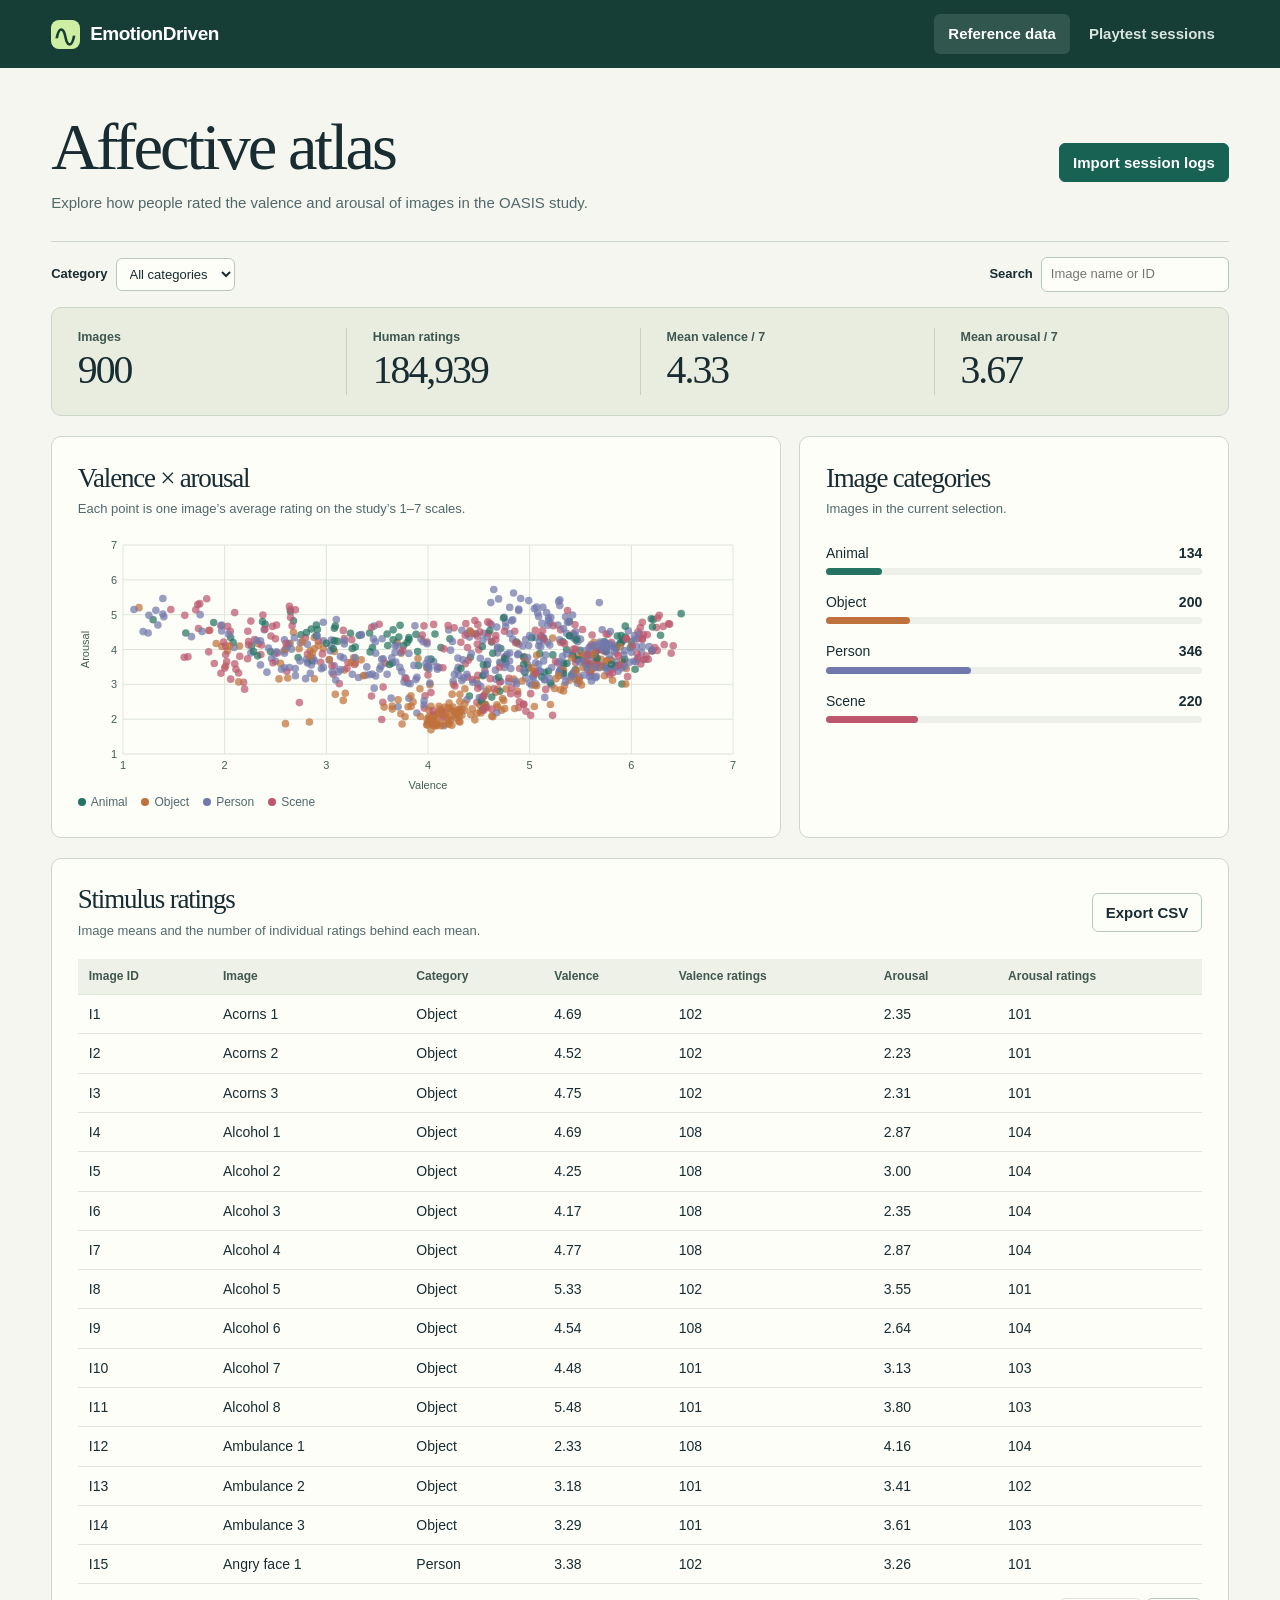
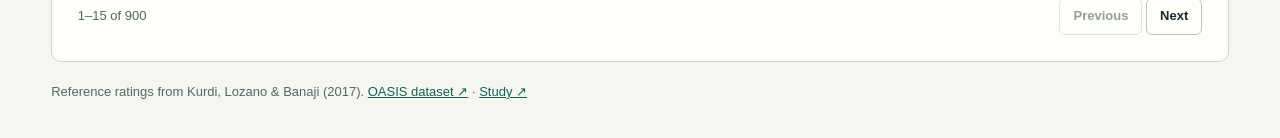
<file: Editor/Dashboard/index.html>
<!doctype html>
<html lang="en">
<head>
<meta charset="utf-8">
<meta name="viewport" content="width=device-width, initial-scale=1">
<title>EmotionDriven · Analytics</title>
<style>
:root{color-scheme:light;--ink:#182c31;--muted:#51686b;--paper:#f5f6ef;--line:#cdd6cb;--teal:#176253;--card:#fdfef8}
*{box-sizing:border-box}
body{margin:0;background:var(--paper);color:var(--ink);font:15px/1.45 "Inter","Helvetica Neue",sans-serif}
header{background:#173d37;color:white}
.header-inner,main{max-width:1310px;margin:auto;padding:0 clamp(16px,4vw,60px)}
.header-inner{min-height:68px;display:flex;align-items:center;justify-content:space-between;gap:18px}
.brand{display:flex;align-items:center;gap:10px;font-weight:660;font-size:19px;letter-spacing:-.5px}
.brand-mark{display:grid;place-items:center;background:#cdeea3;color:#173d37;width:29px;height:29px;border-radius:8px;font:32px/1 Georgia,serif}
nav{display:flex;gap:5px}nav button{color:#d8e4dd;background:transparent;border-color:transparent}nav [aria-current="page"]{color:white;background:#31564d}
h1,h2,p{margin:0}h1,h2{font-family:Georgia,"Times New Roman",serif;font-weight:400;letter-spacing:-.045em}h1{font-size:clamp(41px,5.2vw,68px);line-height:1.07}h2{font-size:27px;line-height:1.16}p,footer,.pager{color:var(--muted)}
.heading,.row{display:flex;justify-content:space-between;align-items:center;gap:18px}
.heading{margin:43px 0 27px}.heading p{margin-top:10px;max-width:720px}
button,.button,select,input{font:inherit;border:1px solid #b9c8be;background:var(--card);color:var(--ink);border-radius:6px}
button,.button{padding:8px 13px;font-weight:550;cursor:pointer;white-space:nowrap}button:hover,.button:hover{filter:brightness(.95)}button:disabled{opacity:.45;cursor:default}
:focus-visible,.button:focus-within{outline:3px solid #b48937;outline-offset:2px}
.primary{background:var(--teal);color:white;border-color:var(--teal);position:relative;overflow:hidden}
.primary input{position:absolute;inset:0;opacity:0;width:100%;cursor:pointer}
.filters{display:flex;align-items:center;flex-wrap:wrap;gap:12px 20px;border-top:1px solid var(--line);padding:15px 0}
.filters label{display:flex;align-items:center;gap:8px;font-size:13px;font-weight:600}.filters select,.filters input{padding:7px 9px;max-width:min(300px,70vw);font-weight:400}.search{margin-left:auto}
#metadata,#notice{padding:10px 0}#notice{white-space:pre-line;color:#744316}
#metrics{display:grid;grid-template-columns:repeat(4,1fr);background:#e8eddf;border:1px solid var(--line);border-radius:10px;padding:20px 0}
.metric{padding:0 clamp(10px,2vw,28px);border-left:1px solid #c7d1c2}.metric:first-child{border:0}.metric small{display:block;color:#3e5750;font-weight:550}.metric strong{display:block;font-family:Georgia,serif;font-size:clamp(27px,3.1vw,44px);line-height:1.24;font-weight:400;letter-spacing:-.05em}
.panels{display:grid;grid-template-columns:minmax(0,1.7fr) minmax(240px,1fr);gap:18px;margin:20px 0}
.panel{background:var(--card);border:1px solid var(--line);border-radius:10px;padding:clamp(16px,2vw,26px);min-width:0}
.panel p{font-size:13px;margin-top:6px}.plot{position:relative;height:262px;margin-top:13px}canvas{width:100%;height:100%;display:block}output{position:absolute;pointer-events:none;background:#183d37;color:white;padding:6px 9px;font-size:12px;border-radius:5px;max-width:90%}
.legend{display:flex;flex-wrap:wrap;gap:14px;font-size:12px;color:var(--muted)}.legend span:before{content:"";display:inline-block;width:8px;height:8px;border-radius:50%;background:var(--tone);margin-right:5px}
#bars{margin-top:24px}.bar{margin:17px 0}.bar div{display:flex;justify-content:space-between;gap:10px;font-size:14px}.bar b{font-variant-numeric:tabular-nums}.track{height:7px;border-radius:5px;background:#edf0e8;margin-top:5px}.track i{display:block;height:100%;border-radius:inherit}
.overflow{overflow-x:auto;margin-top:18px}table{width:100%;border-collapse:collapse;white-space:nowrap;text-align:left;font-size:14px}td,th{padding:9px 11px;border-bottom:1px solid #e0e5da}th{background:#edf1e7;color:#41574f;font-size:12px}td{font-variant-numeric:tabular-nums}.pager{margin-top:14px;font-size:13px}footer{margin:21px 0 36px;font-size:13px}a{color:var(--teal)}[hidden]{display:none!important}
@media(max-width:760px){.header-inner{flex-wrap:wrap;padding-top:12px;padding-bottom:12px;gap:8px}.heading{align-items:flex-start;flex-direction:column;margin:24px 0 18px}.panels{grid-template-columns:1fr}.search{margin:0}#metrics{grid-template-columns:1fr 1fr;gap:13px 0}.metric:nth-child(3){border:0}.filters label{flex-wrap:wrap}.row{align-items:flex-start}.plot{height:230px}}
</style>
</head>
<body>
<header><div class="header-inner"><div class="brand"><span class="brand-mark" aria-hidden="true">∿</span> EmotionDriven</div>
<nav aria-label="Workspace"><button id="reference-tab">Reference data</button><button id="sessions-tab">Playtest sessions</button></nav></div></header>
<main>
<div class="heading"><div><h1 id="title"></h1><p id="description"></p></div>
<label class="button primary" for="files">Import session logs<input id="files" type="file" multiple accept=".jsonl,application/x-ndjson"></label></div>
<p id="notice" role="status" hidden></p>
<section id="empty" class="panel" hidden><h2>No playtest sessions yet</h2><p>Record a session in Unity’s Session Manager, then open its JSONL file here. Imported recordings stay in this browser tab.</p></section>
<div id="analysis">
<div class="filters"><label id="session-field" hidden>Recording <select id="session"></select></label><label><span id="filter-label">Category</span> <select id="filter"></select></label><label id="source-field" hidden>Input source <select id="source"></select></label><label class="search">Search <input id="query" type="search" placeholder="Image name or ID"></label></div>
<p id="metadata" hidden></p>
<section id="metrics" aria-label="Summary metrics"></section>
<div class="panels"><section class="panel chart-panel"><h2 id="chart-title"></h2><p id="chart-caption"></p>
<div class="plot"><canvas id="plot" aria-describedby="chart-caption" role="img"></canvas><output id="tip" hidden></output></div>
<div id="legend" class="legend"></div></section>
<section class="panel"><h2 id="breakdown-title"></h2><p id="breakdown-caption"></p><div id="bars"></div></section></div>
<section class="panel records"><div class="row"><div><h2 id="table-title"></h2><p id="table-caption"></p></div><button id="export">Export CSV</button></div>
<div class="overflow"><table><thead></thead><tbody></tbody></table></div>
<div class="row pager"><span id="range"></span><div><button id="prev">Previous</button> <button id="next">Next</button></div></div></section>
</div>
<footer id="citation">Reference ratings from Kurdi, Lozano &amp; Banaji (2017). <a href="https://osf.io/6pnd7/">OASIS dataset ↗</a> · <a href="https://doi.org/10.3758/s13428-016-0715-3">Study ↗</a></footer>
</main>
<!--recording-->
<script>
// Derived by Tools~/prepare_oasis.py. Sums and counts retain the original 1–7 scale.
const oasisRatings = [
["I1", "Acorns 1", "Object", 478, 102, 237, 101],
["I2", "Acorns 2", "Object", 461, 102, 225, 101],
["I3", "Acorns 3", "Object", 485, 102, 233, 101],
["I4", "Alcohol 1", "Object", 506, 108, 298, 104],
["I5", "Alcohol 2", "Object", 459, 108, 312, 104],
["I6", "Alcohol 3", "Object", 450, 108, 244, 104],
["I7", "Alcohol 4", "Object", 515, 108, 298, 104],
["I8", "Alcohol 5", "Object", 544, 102, 359, 101],
["I9", "Alcohol 6", "Object", 490, 108, 275, 104],
["I10", "Alcohol 7", "Object", 452, 101, 322, 103],
["I11", "Alcohol 8", "Object", 553, 101, 391, 103],
["I12", "Ambulance 1", "Object", 252, 108, 433, 104],
["I13", "Ambulance 2", "Object", 321, 101, 348, 102],
["I14", "Ambulance 3", "Object", 332, 101, 372, 103],
["I15", "Angry face 1", "Person", 345, 102, 329, 101],
["I16", "Angry face 2", "Person", 314, 102, 357, 101],
["I17", "Angry face 3", "Person", 255, 102, 370, 101],
["I18", "Angry face 4", "Person", 254, 102, 391, 101],
["I19", "Angry face 5", "Person", 291, 102, 359, 101],
["I20", "Angry pose 1", "Person", 304, 108, 376, 104],
["I21", "Angry pose 2", "Person", 303, 108, 387, 104],
["I22", "Animal carcass 1", "Animal", 294, 108, 392, 104],
["I23", "Animal carcass 2", "Animal", 332, 102, 407, 101],
["I24", "Animal carcass 3", "Animal", 297, 108, 460, 104],
["I25", "Animal carcass 4", "Animal", 387, 102, 424, 101],
["I26", "Animal carcass 5", "Animal", 165, 102, 452, 101],
["I27", "Animal carcass 6", "Animal", 259, 108, 491, 104],
["I28", "Archery 1", "Person", 438, 102, 379, 101],
["I29", "Archery 2", "Person", 491, 102, 349, 101],
["I30", "Astronaut 1", "Person", 617, 108, 475, 104],
["I31", "Astronaut 2", "Person", 524, 102, 371, 101],
["I32", "Baby 1", "Person", 667, 108, 425, 104],
["I33", "Baby 2", "Person", 651, 108, 381, 104],
["I34", "Baby 3", "Person", 590, 101, 424, 103],
["I35", "Baby 4", "Person", 598, 101, 440, 103],
["I36", "Baby 5", "Person", 663, 108, 387, 104],
["I37", "Baby 6", "Person", 653, 108, 380, 104],
["I38", "Baby 7", "Person", 303, 102, 429, 101],
["I39", "Baby 8", "Person", 659, 108, 408, 104],
["I40", "Baby 9", "Person", 597, 102, 368, 101],
["I41", "Baby 10", "Person", 553, 102, 393, 101],
["I42", "Band 1", "Person", 492, 101, 310, 103],
["I43", "Band 2", "Person", 526, 102, 388, 101],
["I44", "Bar 1", "Scene", 500, 102, 349, 101],
["I45", "Bar 2", "Scene", 480, 101, 390, 103],
["I46", "Bar 3", "Scene", 458, 102, 329, 101],
["I47", "Barbeque 1", "Person", 481, 102, 311, 101],
["I48", "Barbeque 2", "Person", 520, 101, 322, 103],
["I49", "Bark 1", "Object", 436, 108, 215, 104],
["I50", "Bark 2", "Object", 460, 108, 220, 104],
["I51", "Bark 3", "Object", 472, 102, 211, 101],
["I52", "Bark 4", "Object", 428, 101, 231, 103],
["I53", "Bark 5", "Object", 424, 101, 212, 103],
["I54", "Bark 6", "Object", 430, 101, 227, 103],
["I55", "Barrels 1", "Object", 425, 101, 254, 103],
["I56", "BDSM 1", "Person", 442, 102, 460, 101],
["I57", "BDSM 2", "Person", 397, 101, 443, 103],
["I58", "BDSM 3", "Person", 427, 108, 439, 104],
["I59", "Beach 1", "Scene", 643, 101, 488, 103],
["I60", "Beach 2", "Scene", 645, 102, 418, 101],
["I61", "Beach 3", "Scene", 557, 101, 392, 103],
["I62", "Beach 4", "Scene", 640, 108, 377, 104],
["I63", "Beach 5", "Scene", 604, 108, 349, 104],
["I64", "Beach 6", "Scene", 654, 108, 405, 104],
["I65", "Beach 7", "Scene", 619, 102, 435, 101],
["I66", "Beach 8", "Scene", 597, 102, 393, 101],
["I67", "Bear 1", "Animal", 556, 108, 347, 104],
["I68", "Bear 2", "Animal", 477, 108, 393, 104],
["I69", "Bear 3", "Animal", 552, 101, 445, 103],
["I70", "Bed 1", "Object", 406, 101, 308, 103],
["I71", "Bee 1", "Animal", 394, 108, 376, 104],
["I72", "Biking 1", "Person", 519, 102, 361, 101],
["I73", "Billiards 1", "Object", 461, 102, 260, 101],
["I74", "Bird 1", "Animal", 638, 108, 313, 104],
["I75", "Bird 2", "Animal", 553, 101, 381, 103],
["I76", "Bird 3", "Animal", 652, 108, 357, 104],
["I77", "Bird 4", "Animal", 566, 102, 361, 101],
["I78", "Bird 5", "Animal", 456, 102, 449, 101],
["I79", "Birthday 1", "Scene", 590, 102, 349, 101],
["I80", "Birthday 2", "Person", 538, 101, 348, 103],
["I81", "Birthday 3", "Person", 568, 102, 346, 101],
["I82", "Bloody knife 1", "Object", 188, 102, 459, 101],
["I83", "Bloody knife 2", "Person", 228, 101, 402, 103],
["I84", "Boat 1", "Person", 494, 108, 291, 104],
["I85", "Bored face 1", "Object", 394, 108, 247, 104],
["I86", "Bored pose 1", "Scene", 363, 102, 295, 101],
["I87", "Bored pose 2", "Object", 325, 102, 277, 101],
["I88", "Bored pose 3", "Object", 315, 102, 274, 101],
["I89", "Bored pose 4", "Scene", 319, 102, 305, 101],
["I90", "Bored pose 5", "Person", 384, 101, 313, 103],
["I91", "Bored pose 6", "Scene", 465, 102, 342, 101],
["I92", "Bottle 1", "Object", 426, 102, 218, 101],
["I93", "Boxing 1", "Object", 381, 102, 393, 101],
["I94", "Boxing 2", "Object", 377, 102, 424, 101],
["I95", "Bricks 1", "Person", 424, 102, 183, 101],
["I96", "Bridge 1", "Person", 595, 101, 366, 103],
["I97", "Bubble 1", "Person", 484, 101, 317, 103],
["I98", "Bubble 2", "Person", 505, 101, 313, 103],
["I99", "Building 1", "Person", 544, 108, 333, 104],
["I100", "Building 2", "Scene", 518, 108, 330, 104],
["I101", "Bungee jumping 1", "Person", 454, 108, 474, 104],
["I102", "Bungee jumping 2", "Person", 486, 102, 470, 101],
["I103", "Bungee jumping 3", "Person", 552, 108, 453, 104],
["I104", "Camping 1", "Person", 566, 101, 335, 103],
["I105", "Camping 2", "Person", 501, 101, 328, 103],
["I106", "Camping 3", "Person", 542, 108, 310, 104],
["I107", "Camping 4", "Person", 577, 102, 326, 101],
["I108", "Camping 6", "Person", 392, 101, 323, 103],
["I109", "Camping 7", "Person", 532, 102, 301, 101],
["I110", "Camping 8", "Person", 363, 102, 377, 101],
["I111", "Camping 9", "Person", 407, 102, 353, 101],
["I112", "Camping 10", "Scene", 504, 102, 381, 101],
["I113", "Candle 1", "Object", 515, 102, 334, 101],
["I114", "Car 1", "Object", 533, 102, 437, 101],
["I115", "Car 2", "Object", 396, 101, 296, 103],
["I116", "Car accident 1", "Object", 219, 102, 414, 101],
["I117", "Car accident 2", "Object", 213, 108, 425, 104],
["I118", "Car accident 3", "Object", 273, 102, 454, 101],
["I119", "Car accident 4", "Object", 219, 108, 412, 104],
["I120", "Car crash 1", "Scene", 189, 102, 460, 101],
["I121", "Car crash 2", "Scene", 201, 101, 434, 103],
["I122", "Car crash 3", "Scene", 207, 102, 471, 101],
["I123", "Car race 1", "Scene", 474, 108, 334, 104],
["I124", "Car race 2", "Scene", 441, 101, 370, 103],
["I125", "Car race 3", "Scene", 444, 101, 380, 103],
["I126", "Car race 4", "Scene", 423, 102, 351, 101],
["I127", "Cardboard 1", "Object", 434, 108, 206, 104],
["I128", "Cardboard 2", "Object", 433, 108, 215, 104],
["I129", "Cardboard 3", "Object", 382, 102, 188, 101],
["I130", "Cat 1", "Animal", 553, 102, 388, 101],
["I131", "Cat 2", "Animal", 555, 101, 410, 103],
["I132", "Cat 3", "Animal", 648, 108, 439, 104],
["I133", "Cat 4", "Animal", 596, 102, 357, 101],
["I134", "Cat 5", "Animal", 634, 102, 491, 101],
["I135", "Cat 6", "Animal", 481, 102, 407, 101],
["I136", "Cat 7", "Animal", 339, 102, 445, 101],
["I137", "Cat 8", "Animal", 486, 102, 367, 101],
["I138", "Cat 9", "Animal", 576, 108, 375, 104],
["I139", "Cat 10", "Animal", 556, 102, 346, 101],
["I140", "Cat 11", "Animal", 542, 101, 371, 103],
["I141", "Cat 12", "Animal", 560, 108, 352, 104],
["I142", "Cat 13", "Animal", 551, 101, 383, 103],
["I143", "Cat 14", "Animal", 582, 102, 405, 101],
["I144", "Celebration 1", "Person", 543, 102, 384, 101],
["I145", "Celebration 2", "Scene", 499, 102, 420, 101],
["I146", "Cemetery 1", "Scene", 419, 102, 352, 101],
["I147", "Cemetery 2", "Scene", 403, 101, 434, 103],
["I148", "Cemetery 3", "Scene", 318, 108, 378, 104],
["I149", "Cemetery 4", "Scene", 285, 102, 438, 101],
["I150", "Cemetery 5", "Scene", 256, 102, 475, 101],
["I151", "Cheerleader 1", "Person", 540, 102, 432, 101],
["I152", "Cheerleader 2", "Person", 525, 101, 425, 103],
["I153", "Child labor 1", "Person", 460, 108, 341, 104],
["I154", "Child labor 2", "Person", 285, 101, 376, 103],
["I155", "Child labor 3", "Person", 417, 102, 354, 101],
["I156", "Child labor 4", "Person", 434, 108, 316, 104],
["I157", "Children 1", "Person", 578, 101, 363, 103],
["I158", "Chipmunk 1", "Animal", 552, 102, 331, 101],
["I159", "Chipmunk 2", "Animal", 585, 102, 423, 100],
["I160", "Chipmunk 3", "Animal", 564, 102, 376, 101],
["I161", "City 1", "Scene", 448, 101, 323, 103],
["I162", "Clean 1", "Object", 545, 108, 246, 104],
["I163", "Cliff diver 1", "Person", 493, 102, 490, 101],
["I164", "Cliff diver 2", "Person", 516, 101, 421, 103],
["I165", "Cliff diver 3", "Person", 553, 108, 494, 104],
["I166", "Cockroach 1", "Animal", 210, 102, 439, 101],
["I167", "Cockroach 2", "Animal", 231, 102, 415, 101],
["I168", "Cockroach 3", "Animal", 250, 102, 398, 101],
["I169", "Cockroach 4", "Animal", 233, 102, 398, 101],
["I170", "Coffee 1", "Object", 566, 102, 384, 101],
["I171", "Cold 1", "Object", 403, 101, 358, 103],
["I172", "Cold 2", "Object", 478, 101, 267, 103],
["I173", "Cold 3", "Object", 498, 102, 283, 101],
["I174", "Cold 4", "Object", 517, 102, 299, 101],
["I175", "Cold 5", "Scene", 593, 108, 333, 104],
["I176", "Cold 6", "Person", 506, 102, 433, 101],
["I177", "Cold 7", "Person", 540, 102, 342, 101],
["I178", "Cold 8", "Object", 558, 101, 359, 103],
["I179", "Collaboration 1", "Person", 554, 102, 338, 101],
["I180", "Cotton swabs 1", "Object", 418, 102, 221, 101],
["I181", "Cotton swabs 2", "Object", 414, 102, 188, 101],
["I182", "Cotton swabs 3", "Object", 421, 102, 183, 101],
["I183", "Couple 1", "Person", 565, 102, 400, 101],
["I184", "Couple 2", "Person", 574, 102, 381, 101],
["I185", "Couple 3", "Person", 433, 108, 358, 104],
["I186", "Couple 4", "Person", 609, 102, 458, 101],
["I187", "Couple 5", "Animal", 539, 108, 361, 104],
["I188", "Couple 6", "Person", 572, 102, 418, 101],
["I189", "Couple 7", "Person", 639, 108, 442, 104],
["I190", "Couple 8", "Person", 622, 108, 433, 104],
["I191", "Couple 9", "Person", 628, 108, 358, 104],
["I192", "Crosswalk 1 ", "Scene", 428, 108, 241, 104],
["I193", "Crow 1", "Animal", 480, 102, 283, 101],
["I194", "Crow 2", "Animal", 476, 108, 277, 104],
["I195", "Cups 1", "Object", 432, 101, 209, 103],
["I196", "Cups 2", "Object", 419, 101, 215, 103],
["I197", "Cups 3", "Object", 482, 102, 228, 101],
["I198", "Cups 4", "Object", 447, 108, 229, 104],
["I199", "Dancing 1", "Person", 541, 102, 347, 101],
["I200", "Dancing 2", "Person", 532, 102, 352, 101],
["I201", "Dancing 3", "Person", 498, 102, 389, 101],
["I202", "Dancing 4", "Person", 565, 102, 369, 101],
["I203", "Dancing 5", "Person", 581, 102, 358, 101],
["I204", "Dancing 6", "Person", 627, 108, 384, 104],
["I205", "Dancing 7", "Person", 634, 108, 351, 104],
["I206", "Dancing 8", "Person", 542, 102, 344, 101],
["I207", "Dancing 9", "Person", 564, 101, 395, 103],
["I208", "Dead bodies 1", "Person", 121, 101, 465, 103],
["I209", "Dead bodies 2", "Person", 126, 101, 461, 103],
["I210", "Dead bodies 3", "Person", 135, 102, 518, 101],
["I211", "Depressed face 1", "Person", 384, 102, 310, 101],
["I212", "Depressed face 2", "Person", 413, 108, 314, 104],
["I213", "Depressed pose 1", "Person", 291, 108, 359, 104],
["I214", "Depressed pose 2", "Person", 352, 101, 334, 103],
["I215", "Depressed pose 3", "Person", 271, 102, 405, 101],
["I216", "Depressed pose 4", "Person", 332, 102, 332, 101],
["I217", "Desert 1", "Scene", 432, 108, 340, 104],
["I218", "Dessert 1", "Object", 544, 102, 344, 101],
["I219", "Dessert 2", "Object", 585, 102, 328, 101],
["I220", "Dessert 3", "Object", 569, 101, 433, 103],
["I221", "Dessert 4", "Object", 582, 108, 324, 104],
["I222", "Dessert 5", "Object", 559, 101, 398, 103],
["I223", "Dessert 6", "Object", 570, 102, 389, 101],
["I224", "Dessert 7", "Object", 589, 108, 326, 104],
["I225", "Dessert 8", "Person", 623, 108, 350, 104],
["I226", "Destruction 1", "Scene", 324, 102, 436, 101],
["I227", "Destruction 4", "Scene", 199, 108, 409, 104],
["I228", "Destruction 5", "Scene", 217, 101, 392, 103],
["I229", "Destruction 6", "Scene", 203, 101, 422, 103],
["I230", "Destruction 7", "Scene", 203, 101, 397, 103],
["I231", "Destruction 8", "Scene", 228, 102, 427, 101],
["I232", "Destruction 9", "Scene", 384, 108, 256, 103],
["I233", "Destruction 10", "Scene", 212, 101, 370, 103],
["I234", "Dirt 1", "Scene", 164, 102, 503, 101],
["I235", "Destruction 2", "Scene", 223, 102, 309, 101],
["I236", "Destruction 3", "Scene", 205, 108, 374, 104],
["I237", "Dirt 2", "Scene", 571, 102, 338, 101],
["I238", "Dirt 3", "Scene", 418, 101, 210, 103],
["I239", "Dirt 4", "Scene", 408, 102, 193, 101],
["I240", "Dirt 5", "Scene", 358, 101, 205, 103],
["I241", "Dock 1", "Scene", 562, 101, 375, 103],
["I242", "Doctor 1", "Person", 476, 102, 318, 101],
["I243", "Doctor 2", "Person", 438, 108, 380, 104],
["I244", "Doctor 3", "Person", 470, 108, 331, 104],
["I245", "Doctor 4", "Person", 385, 101, 400, 103],
["I246", "Doctor 5", "Person", 372, 101, 375, 103],
["I247", "Doctor 6", "Person", 447, 102, 258, 101],
["I248", "Doctor 7", "Person", 341, 102, 446, 101],
["I249", "Doctor 8", "Person", 377, 101, 404, 103],
["I250", "Doctor 9", "Person", 375, 102, 415, 101],
["I251", "Dog 1", "Animal", 519, 101, 445, 103],
["I252", "Dog 2", "Animal", 596, 101, 453, 103],
["I253", "Dog 3", "Animal", 586, 102, 356, 101],
["I254", "Dog 4", "Animal", 670, 108, 408, 103],
["I255", "Dog 5", "Animal", 600, 101, 481, 103],
["I256", "Dog 6", "Animal", 662, 102, 508, 101],
["I257", "Dog 7", "Animal", 577, 102, 401, 101],
["I258", "Dog 8", "Animal", 554, 102, 443, 101],
["I259", "Dog 9", "Animal", 421, 102, 410, 101],
["I260", "Dog 10", "Animal", 576, 102, 392, 101],
["I261", "Dog 11", "Animal", 611, 108, 378, 104],
["I262", "Dog 12", "Animal", 635, 101, 454, 103],
["I263", "Dog 13", "Animal", 597, 102, 410, 101],
["I264", "Dog 14", "Animal", 595, 101, 432, 103],
["I265", "Dog 15", "Animal", 350, 102, 397, 101],
["I266", "Dog 16", "Animal", 550, 102, 486, 101],
["I267", "Dog 17", "Animal", 528, 101, 396, 103],
["I268", "Dog 18", "Animal", 632, 102, 493, 101],
["I269", "Dog 19", "Animal", 600, 101, 448, 103],
["I270", "Dog 20", "Animal", 596, 101, 432, 103],
["I271", "Dog 21", "Animal", 611, 102, 409, 101],
["I272", "Dog 22", "Animal", 520, 102, 392, 101],
["I273", "Dog 23", "Animal", 273, 102, 487, 101],
["I274", "Dog 24", "Animal", 193, 102, 482, 101],
["I275", "Dog 25", "Animal", 373, 108, 422, 104],
["I276", "Dog 26", "Animal", 140, 108, 505, 104],
["I277", "Dog 27", "Animal", 538, 101, 435, 103],
["I278", "Dog 28", "Animal", 604, 108, 370, 104],
["I279", "Dog 29", "Animal", 547, 102, 404, 101],
["I280", "Dog 30", "Animal", 495, 108, 371, 104],
["I281", "Dog 31", "Animal", 225, 108, 437, 104],
["I282", "Dog attack 1", "Animal", 308, 108, 477, 104],
["I283", "Dog attack 2", "Animal", 346, 101, 461, 103],
["I284", "Dog attack 3", "Animal", 270, 102, 514, 101],
["I285", "Drink 1", "Object", 465, 102, 274, 101],
["I286", "Drink 2", "Object", 445, 102, 290, 101],
["I287", "Dummy 1", "Object", 125, 108, 541, 104],
["I288", "Eating 1", "Person", 574, 101, 358, 103],
["I289", "Eating 2", "Person", 544, 102, 327, 101],
["I290", "Eating 3", "Person", 556, 108, 273, 104],
["I291", "Elephant 1", "Animal", 598, 102, 443, 101],
["I292", "Excited face 1", "Person", 563, 101, 395, 103],
["I293", "Excited face 2", "Person", 594, 102, 411, 101],
["I294", "Excited face 3", "Person", 622, 108, 361, 104],
["I295", "Excited face 4", "Person", 429, 101, 318, 103],
["I296", "Excited face 5", "Person", 571, 101, 382, 103],
["I297", "Excited face 6", "Person", 619, 108, 362, 104],
["I298", "Excited face 7", "Person", 480, 101, 359, 103],
["I299", "Exercise 1", "Person", 480, 102, 367, 101],
["I300", "Exercise 2", "Person", 506, 108, 406, 104],
["I301", "Exercise 3", "Person", 493, 102, 434, 101],
["I302", "Explosion 1", "Scene", 270, 102, 520, 101],
["I303", "Explosion 2", "Scene", 240, 101, 514, 103],
["I304", "Explosion 3", "Scene", 286, 108, 512, 104],
["I305", "Explosion 4", "Scene", 270, 108, 448, 104],
["I306", "Explosion 5", "Scene", 186, 102, 551, 101],
["I307", "Explosion 6", "Scene", 228, 101, 496, 103],
["I308", "Father 1", "Person", 609, 101, 453, 103],
["I309", "Feces 1", "Object", 218, 102, 310, 101],
["I310", "Feces 2", "Object", 205, 102, 356, 101],
["I311", "Fence 1", "Object", 377, 101, 222, 103],
["I312", "Fence 2", "Object", 426, 101, 237, 103],
["I313", "Fence 3", "Object", 393, 102, 252, 101],
["I314", "Fence 4", "Object", 294, 102, 319, 101],
["I315", "Fence 5", "Object", 385, 102, 209, 101],
["I316", "Fence 6", "Object", 440, 102, 253, 101],
["I317", "Ferret 1", "Animal", 286, 102, 453, 101],
["I318", "Fire 1", "Person", 476, 108, 453, 104],
["I319", "Fire 2", "Scene", 212, 108, 487, 104],
["I320", "Fire 3", "Scene", 222, 108, 470, 104],
["I321", "Fire 4", "Scene", 441, 102, 425, 101],
["I322", "Fire 5", "Scene", 177, 102, 534, 101],
["I323", "Fire 6", "Scene", 225, 101, 466, 103],
["I324", "Fire 7", "Scene", 176, 101, 474, 103],
["I325", "Fire 8", "Scene", 424, 101, 483, 103],
["I326", "Fire 9", "Scene", 150, 102, 520, 101],
["I327", "Fire 10", "Scene", 252, 102, 471, 101],
["I328", "Fire 11", "Scene", 179, 102, 537, 101],
["I329", "Fire hydrant 1", "Object", 428, 102, 235, 101],
["I330", "Fire hydrant 2", "Object", 456, 108, 206, 104],
["I331", "Fire hydrant 3", "Object", 433, 102, 237, 101],
["I332", "Fire hydrant 4", "Object", 479, 108, 239, 104],
["I333", "Fireman 1", "Person", 316, 102, 491, 101],
["I334", "Fireworks 1", "Scene", 665, 108, 460, 104],
["I335", "Fireworks 2", "Scene", 640, 102, 503, 101],
["I336", "Fireworks 3", "Scene", 621, 102, 468, 101],
["I337", "Fireworks 4", "Scene", 643, 108, 449, 104],
["I338", "Fireworks 5", "Scene", 592, 102, 425, 101],
["I339", "Fireworks 6", "Scene", 623, 102, 483, 101],
["I340", "Fireworks 7", "Scene", 581, 101, 458, 103],
["I341", "Flood 1", "Scene", 241, 102, 417, 101],
["I342", "Flood 2", "Scene", 238, 101, 397, 103],
["I343", "Flood 3", "Scene", 234, 102, 433, 101],
["I344", "Flowers 1", "Object", 582, 101, 379, 103],
["I345", "Flowers 2", "Object", 607, 102, 349, 101],
["I346", "Flowers 3", "Object", 585, 101, 382, 103],
["I347", "Flowers 4", "Object", 576, 101, 383, 103],
["I348", "Flowers 5", "Object", 569, 101, 359, 103],
["I349", "Flowers 6", "Object", 642, 108, 313, 104],
["I350", "Flowers 7", "Object", 574, 101, 360, 103],
["I351", "Flowers 8", "Object", 603, 102, 374, 101],
["I352", "Flowers 9", "Object", 595, 101, 420, 103],
["I353", "Flowers 10", "Object", 568, 108, 329, 104],
["I354", "Food 1", "Object", 494, 102, 318, 101],
["I355", "Food 2", "Object", 577, 108, 308, 104],
["I356", "Food 3", "Object", 541, 102, 287, 101],
["I357", "Food 4", "Object", 606, 108, 356, 104],
["I358", "Food 5", "Object", 558, 102, 318, 101],
["I359", "Food 6", "Object", 577, 102, 371, 101],
["I360", "Football player 1", "Person", 515, 108, 372, 104],
["I361", "Frisbee 1", "Person", 570, 102, 325, 101],
["I362", "Frustrated pose 1", "Person", 240, 102, 429, 101],
["I363", "Frustrated pose 2", "Person", 269, 102, 352, 101],
["I364", "Frustrated pose 3", "Person", 254, 108, 370, 104],
["I365", "Frustrated pose 4", "Person", 349, 102, 331, 101],
["I366", "Frustrated pose 5", "Person", 251, 102, 378, 101],
["I367", "Frustrated pose 6", "Person", 473, 101, 416, 103],
["I368", "Frustrated pose 7", "Person", 275, 102, 325, 100],
["I369", "Frustrated pose 8", "Person", 404, 108, 350, 104],
["I370", "Funeral 1", "Scene", 298, 102, 428, 101],
["I371", "Galaxy 1", "Scene", 571, 102, 413, 101],
["I372", "Galaxy 2", "Scene", 583, 101, 457, 103],
["I373", "Galaxy 3", "Scene", 556, 102, 405, 101],
["I374", "Galaxy 4", "Scene", 554, 102, 450, 101],
["I375", "Galaxy 5", "Scene", 567, 101, 455, 103],
["I376", "Galaxy 6", "Scene", 545, 102, 421, 101],
["I377", "Galaxy 7", "Scene", 655, 108, 468, 104],
["I378", "Galaxy 8", "Scene", 563, 102, 462, 101],
["I379", "Garbage dump 1", "Scene", 224, 102, 289, 101],
["I380", "Garbage dump 2", "Scene", 173, 108, 393, 104],
["I381", "Garbage dump 3", "Scene", 204, 102, 350, 101],
["I382", "Garbage dump 4", "Scene", 177, 108, 394, 104],
["I383", "Garbage dump 5", "Scene", 218, 102, 336, 101],
["I384", "Garbage dump 6", "Scene", 212, 108, 345, 104],
["I385", "Garbage dump 7", "Scene", 279, 102, 250, 101],
["I386", "Garbage dump 8", "Scene", 210, 102, 318, 101],
["I387", "Gargoyle 1", "Object", 398, 102, 378, 101],
["I388", "Gargoyle 2", "Object", 353, 108, 391, 104],
["I389", "Gazing 1", "Person", 496, 102, 312, 101],
["I390", "Gazing 2", "Person", 521, 102, 341, 101],
["I391", "Gazing 3", "Person", 586, 108, 341, 103],
["I392", "Gazing 4", "Person", 458, 102, 304, 101],
["I393", "Gazing 5", "Person", 588, 108, 344, 104],
["I394", "Gazing 6", "Person", 596, 102, 352, 101],
["I395", "Gazing 7", "Person", 508, 102, 360, 101],
["I396", "Goat 1", "Animal", 576, 108, 344, 104],
["I397", "Goat 2", "Animal", 562, 108, 316, 104],
["I398", "Gorrila 1", "Animal", 422, 108, 368, 104],
["I399", "Grass 1", "Scene", 536, 108, 232, 104],
["I400", "Grass 2", "Scene", 504, 102, 245, 101],
["I401", "Grass 3", "Scene", 511, 102, 213, 101],
["I402", "Grass 4", "Scene", 533, 102, 213, 101],
["I403", "Grass 5", "Scene", 504, 102, 245, 101],
["I404", "Grass 6", "Scene", 521, 101, 294, 103],
["I405", "Grass 7", "Scene", 499, 102, 236, 101],
["I406", "Graveyard 1", "Scene", 346, 108, 360, 104],
["I407", "Graveyard 2", "Scene", 331, 101, 368, 103],
["I408", "Graveyard 3", "Scene", 365, 102, 365, 101],
["I409", "Graveyard 4", "Scene", 347, 108, 377, 104],
["I410", "Guitar 1", "Person", 597, 108, 339, 104],
["I411", "Gun 1", "Object", 276, 101, 414, 103],
["I412", "Gun 2", "Person", 280, 102, 424, 101],
["I413", "Gun 3", "Object", 303, 102, 407, 101],
["I414", "Gun 4", "Object", 292, 102, 393, 101],
["I415", "Gun 5", "Object", 298, 102, 416, 101],
["I416", "Gun 6", "Object", 287, 101, 408, 103],
["I417", "Gun 7", "Object", 291, 101, 414, 103],
["I418", "Gun 8", "Object", 311, 101, 406, 103],
["I419", "Gun 9", "Object", 294, 102, 439, 101],
["I420", "Gun 10", "Object", 267, 101, 430, 103],
["I421", "Hallway 1", "Scene", 282, 108, 351, 104],
["I422", "Hang gliding 1", "Person", 546, 108, 452, 104],
["I423", "Hang gliding 2", "Person", 528, 102, 424, 101],
["I424", "Hang gliding 3", "Person", 503, 102, 414, 101],
["I425", "Hangover 1", "Person", 244, 101, 345, 103],
["I426", "Happy face 1", "Person", 591, 108, 315, 104],
["I427", "Happy face 2", "Person", 561, 108, 330, 104],
["I428", "Happy pose 1", "Person", 528, 108, 403, 104],
["I429", "Happy pose 2", "Person", 572, 102, 397, 101],
["I430", "Happy pose 3", "Scene", 580, 101, 405, 103],
["I431", "Heart 1", "Object", 476, 102, 280, 101],
["I432", "Heart 2", "Object", 532, 108, 322, 104],
["I433", "Heart 3", "Object", 484, 102, 256, 101],
["I434", "Horse 1", "Animal", 641, 108, 387, 104],
["I435", "Horse racing 1", "Animal", 430, 102, 435, 101],
["I436", "House 1", "Scene", 480, 102, 310, 101],
["I437", "Injury 1", "Person", 201, 102, 458, 101],
["I438", "Injury 2", "Person", 226, 108, 422, 104],
["I439", "Injury 3", "Person", 201, 102, 475, 101],
["I440", "Injury 4", "Person", 142, 102, 552, 101],
["I441", "Intensity 1", "Person", 287, 102, 419, 101],
["I442", "Jail 1", "Scene", 227, 102, 377, 101],
["I443", "Jail 2", "Scene", 204, 101, 376, 103],
["I444", "Jail 3", "Scene", 257, 102, 394, 101],
["I445", "Jail 4", "Scene", 228, 108, 357, 104],
["I446", "Jail 5", "Scene", 313, 102, 332, 101],
["I447", "Keyboard 1", "Object", 425, 102, 217, 101],
["I448", "Keyboard 2", "Object", 415, 101, 244, 103],
["I449", "Keyboard 3", "Object", 442, 102, 231, 101],
["I450", "Keys 1", "Object", 407, 101, 244, 103],
["I451", "KKK rally 1", "Person", 137, 102, 475, 101],
["I452", "KKK rally 2", "Person", 128, 102, 503, 101],
["I453", "Knife 1", "Object", 331, 102, 366, 101],
["I454", "Knife 2", "Object", 341, 102, 374, 101],
["I455", "Lake 1", "Scene", 638, 102, 401, 101],
["I456", "Lake 2", "Scene", 652, 102, 393, 101],
["I457", "Lake 3", "Scene", 644, 108, 335, 104],
["I458", "Lake 4", "Scene", 625, 108, 341, 104],
["I459", "Lake 5", "Scene", 601, 101, 443, 103],
["I460", "Lake 6", "Scene", 457, 102, 250, 101],
["I461", "Lake 7", "Scene", 658, 108, 373, 104],
["I462", "Lake 8", "Scene", 633, 102, 400, 101],
["I463", "Lake 9", "Scene", 654, 102, 415, 101],
["I464", "Lake 10", "Scene", 627, 102, 385, 101],
["I465", "Lake 11", "Scene", 583, 102, 402, 101],
["I466", "Lake 12", "Scene", 644, 101, 487, 103],
["I467", "Lake 13", "Scene", 666, 108, 387, 104],
["I468", "Lake 14", "Scene", 644, 102, 471, 101],
["I469", "Lake 15", "Scene", 631, 101, 477, 103],
["I470", "Lake 16", "Scene", 617, 101, 442, 103],
["I471", "Lake 17", "Scene", 570, 102, 365, 101],
["I472", "Lamb 1", "Animal", 587, 102, 399, 101],
["I473", "Lava 1", "Scene", 438, 108, 491, 104],
["I474", "Lightning 1", "Scene", 495, 102, 457, 101],
["I475", "Lightning 2", "Scene", 430, 101, 476, 103],
["I476", "Lightning 3", "Scene", 468, 102, 484, 101],
["I477", "Lightning 4", "Scene", 455, 102, 488, 101],
["I478", "Lightning 5", "Scene", 450, 102, 458, 101],
["I479", "Lightning 6", "Scene", 458, 102, 476, 101],
["I480", "Lightning 7", "Scene", 448, 101, 460, 103],
["I481", "Lion 1", "Animal", 507, 101, 447, 103],
["I482", "Lion 2", "Animal", 373, 102, 432, 101],
["I483", "Lion 3", "Animal", 534, 108, 394, 104],
["I484", "Lion 4", "Animal", 472, 102, 426, 101],
["I485", "Lion 5", "Animal", 380, 102, 474, 101],
["I486", "Massage 1", "Person", 582, 102, 421, 101],
["I487", "Massage 2", "Person", 587, 102, 416, 101],
["I488", "Meerkat 1", "Animal", 535, 108, 348, 104],
["I489", "Memorial 1", "Scene", 476, 102, 440, 100],
["I490", "Memorial 2", "Scene", 299, 101, 399, 103],
["I491", "Memorial 3", "Scene", 330, 108, 367, 104],
["I492", "Miserable face 1", "Person", 356, 101, 354, 103],
["I493", "Miserable face 2", "Person", 264, 102, 393, 101],
["I494", "Miserable pose 1", "Person", 261, 102, 347, 101],
["I495", "Miserable pose 2", "Person", 302, 108, 329, 104],
["I496", "Miserable pose 3", "Person", 113, 102, 520, 101],
["I497", "Miserable pose 4", "Person", 279, 108, 412, 104],
["I498", "Miserable pose 5", "Person", 301, 102, 348, 101],
["I499", "Money 1", "Object", 501, 101, 379, 103],
["I500", "Monkey 1", "Animal", 492, 101, 434, 103],
["I501", "Monkey 2", "Animal", 411, 102, 376, 101],
["I502", "Monkey 3", "Animal", 391, 108, 371, 104],
["I503", "Monkey 4", "Animal", 309, 108, 383, 104],
["I504", "Moon 1", "Scene", 538, 102, 365, 101],
["I505", "Mother 1", "Person", 623, 102, 413, 101],
["I506", "Mother 2", "Person", 640, 108, 400, 104],
["I507", "Mother 3", "Person", 514, 101, 423, 103],
["I508", "Mother 4", "Person", 617, 102, 413, 101],
["I509", "Mother 5", "Person", 641, 108, 365, 104],
["I510", "Mother 6", "Person", 620, 102, 449, 101],
["I511", "Mother 7", "Person", 610, 101, 443, 103],
["I512", "Mother 8", "Person", 605, 102, 401, 101],
["I513", "Mother 9", "Person", 646, 108, 378, 104],
["I514", "Motocross 1", "Person", 516, 108, 402, 104],
["I515", "Musician 1", "Person", 584, 108, 334, 104],
["I516", "Nature 1", "Scene", 618, 101, 456, 103],
["I517", "Nature 2", "Scene", 578, 102, 361, 101],
["I518", "Neonazi 1", "Person", 208, 102, 448, 101],
["I519", "Neutral face 1", "Person", 404, 102, 243, 101],
["I520", "Neutral face 2", "Person", 505, 108, 227, 104],
["I521", "Neutral face 3", "Person", 455, 101, 270, 103],
["I522", "Neutral face 4", "Person", 393, 101, 220, 101],
["I523", "Neutral face 5", "Person", 508, 102, 381, 101],
["I524", "Neutral pose 1", "Person", 516, 102, 305, 101],
["I525", "Neutral pose 2", "Scene", 536, 102, 370, 101],
["I526", "Neutral pose 3", "Person", 385, 101, 268, 103],
["I527", "Nude couple 1", "Person", 553, 102, 504, 101],
["I528", "Nude couple 2", "Person", 555, 102, 445, 101],
["I529", "Nude couple 3", "Person", 556, 102, 455, 101],
["I530", "Nude couple 4", "Person", 547, 102, 451, 101],
["I531", "Nude couple 5", "Person", 614, 108, 556, 104],
["I532", "Nude couple 6", "Person", 535, 101, 559, 103],
["I533", "Nude couple 7", "Person", 575, 101, 434, 103],
["I534", "Nude couple 8", "Person", 570, 108, 489, 104],
["I535", "Nude couple 9", "Person", 527, 102, 511, 101],
["I536", "Nude couple 10", "Person", 561, 102, 434, 101],
["I537", "Nude couple 11", "Person", 474, 102, 578, 101],
["I538", "Nude couple 12", "Person", 517, 102, 527, 101],
["I539", "Nude couple 13", "Person", 591, 102, 456, 101],
["I540", "Nude couple 14", "Person", 489, 101, 579, 103],
["I541", "Nude man 1", "Person", 447, 102, 332, 101],
["I542", "Nude man 2", "Person", 453, 102, 309, 101],
["I543", "Nude man 4", "Person", 468, 102, 370, 101],
["I544", "Nude man 5", "Person", 476, 101, 372, 103],
["I545", "Nude man 6", "Person", 408, 102, 356, 101],
["I546", "Nude man 7", "Person", 456, 101, 386, 103],
["I547", "Nude man 8", "Person", 320, 101, 387, 103],
["I548", "Nude man 9", "Person", 367, 108, 364, 104],
["I549", "Nude man 10", "Person", 358, 101, 383, 103],
["I550", "Nude man 11", "Person", 324, 102, 420, 101],
["I551", "Nude man 12", "Person", 471, 101, 351, 103],
["I552", "Nude man 13", "Person", 434, 101, 359, 103],
["I553", "Nude man 14", "Person", 469, 108, 385, 104],
["I554", "Nude man 15", "Person", 390, 101, 365, 103],
["I555", "Nude man 16", "Person", 478, 108, 404, 104],
["I556", "Nude man 17", "Person", 376, 101, 359, 103],
["I557", "Nude man 18", "Person", 382, 108, 366, 104],
["I558", "Nude man 19", "Person", 515, 108, 395, 104],
["I559", "Nude man 20", "Person", 376, 108, 439, 104],
["I560", "Nude man 3", "Person", 439, 102, 329, 101],
["I561", "Nude man 21", "Person", 362, 102, 435, 101],
["I562", "Nude man 22", "Person", 490, 102, 394, 101],
["I563", "Nude man 23", "Person", 406, 102, 363, 101],
["I564", "Nude woman 1", "Person", 505, 101, 453, 103],
["I565", "Nude woman 2", "Person", 467, 101, 485, 103],
["I566", "Nude woman 3", "Person", 471, 102, 540, 101],
["I567", "Nude woman 4", "Person", 391, 101, 482, 103],
["I568", "Nude woman 5", "Person", 546, 102, 499, 101],
["I569", "Nude woman 6", "Person", 490, 102, 450, 101],
["I570", "Nude woman 7", "Person", 523, 101, 484, 103],
["I571", "Nude woman 8", "Person", 548, 102, 483, 101],
["I572", "Nude woman 9", "Person", 531, 102, 481, 101],
["I573", "Nude woman 10", "Person", 545, 108, 538, 104],
["I574", "Nude woman 11", "Person", 560, 108, 511, 104],
["I575", "Nude woman 12", "Person", 526, 101, 507, 103],
["I576", "Nude woman 13", "Person", 572, 108, 547, 104],
["I577", "Nude woman 14", "Person", 519, 102, 500, 101],
["I578", "Nude woman 15", "Person", 539, 102, 543, 101],
["I579", "Nude woman 16", "Person", 507, 108, 567, 104],
["I580", "Nude woman 17", "Person", 554, 108, 542, 104],
["I581", "Nude woman 18", "Person", 539, 108, 562, 104],
["I582", "Nude woman 19", "Person", 501, 102, 552, 101],
["I583", "Nude woman 20", "Person", 499, 102, 521, 101],
["I584", "Nude woman 21", "Person", 486, 102, 482, 101],
["I585", "Nude woman 22", "Person", 513, 108, 512, 104],
["I586", "Office supplies 1", "Object", 436, 108, 196, 104],
["I587", "Office supplies 2", "Object", 413, 101, 190, 103],
["I588", "Office supplies 3", "Object", 428, 101, 280, 103],
["I589", "Office supplies 4", "Object", 432, 101, 219, 102],
["I590", "Office supplies 5", "Object", 438, 108, 194, 104],
["I591", "Opossum 1", "Animal", 335, 102, 411, 101],
["I592", "Orangutan 1", "Animal", 504, 102, 361, 101],
["I593", "Ornament 1", "Object", 535, 102, 291, 101],
["I594", "Paintbrush 1", "Object", 439, 108, 219, 104],
["I595", "Paper 1", "Object", 420, 101, 192, 103],
["I596", "Paper 2", "Object", 413, 101, 199, 103],
["I597", "Paper 3", "Object", 432, 102, 184, 101],
["I598", "Paper 4", "Object", 413, 101, 193, 103],
["I599", "Paper 5", "Object", 445, 102, 228, 101],
["I600", "Paperclips 1", "Object", 407, 102, 202, 101],
["I601", "Paperclips 2", "Object", 467, 102, 236, 101],
["I602", "Paperclips 3", "Object", 413, 102, 186, 101],
["I603", "Paperclips 4", "Object", 411, 101, 214, 103],
["I604", "Parachuting 1", "Scene", 523, 102, 459, 101],
["I605", "Parachuting 2", "Person", 554, 102, 438, 101],
["I606", "Parachuting 3", "Person", 544, 101, 493, 103],
["I607", "Parachuting 4", "Person", 490, 102, 526, 101],
["I608", "Parade 1", "Person", 610, 108, 362, 104],
["I609", "Parasailing 1", "Scene", 577, 102, 400, 101],
["I610", "Parasailing 2", "Person", 518, 101, 448, 103],
["I611", "Parasailing 3", "Scene", 519, 101, 440, 103],
["I612", "Parasailing 4", "Scene", 573, 108, 437, 104],
["I613", "Party 1", "Person", 461, 102, 297, 101],
["I614", "Path 1", "Scene", 491, 102, 276, 101],
["I615", "Penguins 1", "Animal", 572, 101, 386, 103],
["I616", "Penguins 2", "Animal", 627, 101, 479, 103],
["I617", "Performance 1", "Scene", 563, 101, 398, 103],
["I618", "Performance 2", "Scene", 508, 108, 363, 104],
["I619", "Phone 1", "Object", 460, 102, 243, 101],
["I620", "Picnic 1", "Person", 612, 101, 384, 103],
["I621", "Picnic 2", "Person", 638, 108, 361, 104],
["I622", "Picnic 3", "Person", 491, 108, 340, 104],
["I623", "Picnic 4", "Person", 508, 101, 332, 103],
["I624", "Pig 1", "Animal", 463, 102, 328, 101],
["I625", "Pig 2", "Animal", 507, 108, 333, 104],
["I626", "Pigeon 1", "Animal", 465, 102, 245, 101],
["I627", "Pigeon 2", "Animal", 463, 102, 230, 101],
["I628", "Pigeon 3", "Animal", 472, 102, 266, 101],
["I629", "Pigeon 4", "Animal", 517, 101, 331, 103],
["I630", "Pigeon 5", "Animal", 489, 108, 261, 104],
["I631", "Pigeon 6", "Animal", 251, 108, 397, 104],
["I632", "Pinecone 1", "Object", 473, 102, 209, 101],
["I633", "Pinecone 2", "Object", 451, 102, 215, 101],
["I634", "Pinecone 3", "Object", 562, 108, 252, 104],
["I635", "Pinecone 4", "Object", 464, 102, 237, 101],
["I636", "Plane crash 1", "Object", 265, 102, 405, 101],
["I637", "Plane crash 2", "Scene", 287, 102, 391, 101],
["I638", "Plane crash 3", "Scene", 228, 102, 417, 101],
["I639", "Plane crash 4", "Object", 207, 101, 423, 103],
["I640", "Police 1", "Person", 264, 102, 432, 101],
["I641", "Police 2", "Person", 258, 108, 475, 104],
["I642", "Police 3", "Person", 463, 108, 353, 104],
["I643", "Police 4", "Person", 335, 102, 381, 101],
["I644", "Police 5", "Person", 248, 102, 408, 101],
["I645", "Pollution 1", "Scene", 250, 101, 373, 103],
["I646", "Power lines 1", "Scene", 405, 102, 270, 101],
["I647", "Present 1", "Object", 562, 102, 301, 101],
["I648", "Present 2", "Object", 560, 102, 312, 101],
["I649", "Prison 1", "Scene", 411, 102, 279, 101],
["I650", "Prison 2", "Object", 283, 108, 331, 104],
["I651", "Pumpkin 1", "Object", 495, 102, 233, 101],
["I652", "Raccoon 1", "Animal", 364, 101, 424, 103],
["I653", "Rafting 1", "Person", 495, 108, 454, 104],
["I654", "Rafting 2", "Person", 492, 102, 487, 101],
["I655", "Rafting 3", "Person", 520, 102, 427, 101],
["I656", "Rafting 4", "Person", 603, 108, 421, 104],
["I657", "Rafting 5", "Person", 529, 102, 488, 101],
["I658", "Rafting 6", "Person", 539, 108, 428, 104],
["I659", "Railroad 1", "Scene", 435, 102, 298, 101],
["I660", "Rainbow 1", "Scene", 673, 108, 422, 104],
["I661", "Rainbow 2", "Scene", 632, 101, 505, 103],
["I662", "Research 1", "Scene", 453, 101, 451, 103],
["I663", "Road 1", "Scene", 516, 102, 341, 101],
["I664", "Rock climbing 1", "Person", 463, 102, 430, 101],
["I665", "Rock climbing 2", "Person", 477, 102, 469, 101],
["I666", "Rock climbing 3", "Person", 464, 102, 451, 101],
["I667", "Rock climbing 4", "Person", 458, 108, 440, 104],
["I668", "Rocks 1", "Object", 477, 102, 244, 101],
["I669", "Rocks 2", "Object", 435, 101, 217, 103],
["I670", "Rocks 3", "Object", 440, 102, 222, 101],
["I671", "Rocks 4", "Object", 461, 102, 220, 101],
["I672", "Rocks 5", "Object", 457, 102, 219, 101],
["I673", "Rocks 6", "Object", 429, 102, 187, 101],
["I674", "Rocks 7", "Object", 440, 102, 194, 101],
["I675", "Rollercoaster 1", "Scene", 550, 101, 485, 103],
["I676", "Rollercoaster 2", "Scene", 548, 102, 517, 101],
["I677", "Rollercoaster 3", "Scene", 516, 101, 453, 103],
["I678", "Roofing 1", "Object", 406, 101, 207, 103],
["I679", "Roofing 2", "Object", 410, 101, 219, 103],
["I680", "Roofing 3", "Object", 424, 108, 216, 104],
["I681", "Roofing 4", "Object", 364, 102, 237, 101],
["I682", "Roofing 5", "Object", 409, 101, 198, 103],
["I683", "Rooster 1", "Animal", 441, 102, 349, 101],
["I684", "Rubber duck 1", "Object", 552, 102, 380, 101],
["I685", "Rugby 1", "Person", 456, 108, 414, 104],
["I686", "Rugby 2", "Person", 546, 102, 310, 101],
["I687", "Running away 1", "Person", 467, 102, 360, 101],
["I688", "Sad face 1", "Person", 274, 102, 438, 101],
["I689", "Sad face 2", "Person", 308, 101, 440, 103],
["I690", "Sad face 3", "Person", 317, 101, 353, 103],
["I691", "Sad face 4", "Person", 354, 102, 292, 101],
["I692", "Sad face 5", "Person", 442, 102, 314, 101],
["I693", "Sad face 6", "Person", 368, 101, 384, 102],
["I694", "Sad face 7", "Person", 317, 101, 391, 103],
["I695", "Sad face 8", "Person", 284, 108, 433, 104],
["I696", "Sad face 9", "Person", 250, 108, 443, 104],
["I697", "Sad pose 1", "Person", 294, 102, 371, 101],
["I698", "Sad pose 2", "Person", 367, 102, 332, 101],
["I699", "Sad pose 3", "Person", 310, 108, 389, 104],
["I700", "Sad pose 4", "Person", 307, 108, 345, 104],
["I701", "Sad pose 5", "Person", 318, 102, 339, 101],
["I702", "Sad pose 6", "Person", 335, 101, 329, 103],
["I703", "Sad pose 7", "Person", 296, 108, 382, 104],
["I704", "Sailing 1", "Scene", 464, 101, 459, 103],
["I705", "Sailing 2", "Scene", 541, 102, 461, 101],
["I706", "Sailing 3", "Scene", 556, 102, 366, 101],
["I707", "Satellite 1", "Object", 517, 102, 387, 101],
["I708", "Scared cat 1", "Animal", 470, 102, 459, 101],
["I709", "Scared face 1", "Person", 393, 101, 330, 103],
["I710", "Scared face 2", "Person", 385, 102, 323, 101],
["I711", "Scared face 3", "Person", 329, 108, 428, 104],
["I712", "Scared face 4", "Person", 300, 101, 359, 103],
["I713", "Scared face 5", "Person", 306, 101, 381, 103],
["I714", "Scary face 1", "Person", 192, 108, 470, 104],
["I715", "Scary face 2", "Person", 307, 101, 408, 103],
["I716", "School 1", "Person", 525, 102, 318, 101],
["I717", "School 2", "Person", 595, 102, 400, 101],
["I718", "School 3", "Person", 514, 101, 350, 103],
["I719", "School 4", "Person", 493, 108, 345, 104],
["I720", "School 5", "Person", 463, 102, 266, 101],
["I721", "School 6", "Person", 572, 102, 313, 101],
["I722", "School 7", "Person", 576, 102, 319, 100],
["I723", "School 8", "Person", 534, 101, 344, 103],
["I724", "Seal 1", "Animal", 473, 102, 393, 101],
["I725", "Severed finger 1", "Person", 169, 101, 450, 103],
["I726", "Shark 1", "Animal", 406, 108, 428, 104],
["I727", "Shark 2", "Animal", 373, 102, 461, 101],
["I728", "Shark 3", "Animal", 385, 101, 447, 103],
["I729", "Shark 4", "Animal", 311, 101, 475, 103],
["I730", "Shark 5", "Animal", 367, 102, 449, 101],
["I731", "Shark 6", "Animal", 421, 108, 410, 104],
["I732", "Shark 7", "Animal", 385, 101, 441, 103],
["I733", "Shark 8", "Animal", 415, 102, 449, 101],
["I734", "Shark 9", "Animal", 396, 102, 448, 101],
["I735", "Shark 10", "Animal", 327, 101, 460, 103],
["I736", "Shark 11", "Animal", 375, 101, 449, 103],
["I737", "Shooting 1", "Person", 341, 102, 447, 101],
["I738", "Shot 1", "Object", 282, 102, 426, 101],
["I739", "Shot 2", "Person", 377, 102, 416, 101],
["I740", "Shot 3", "Object", 207, 108, 434, 104],
["I741", "Shot 4", "Object", 260, 102, 364, 101],
["I742", "Shot 5", "Object", 309, 102, 375, 101],
["I743", "Siblings 1", "Person", 670, 108, 414, 104],
["I744", "Sidewalk 1", "Object", 440, 102, 232, 101],
["I745", "Sidewalk 2", "Object", 466, 102, 244, 101],
["I746", "Sidewalk 3", "Object", 434, 101, 230, 103],
["I747", "Sidewalk 4", "Object", 557, 102, 342, 101],
["I748", "Sidewalk 5", "Object", 455, 102, 200, 101],
["I749", "Sidewalk 6", "Object", 289, 102, 194, 101],
["I750", "Skier 1", "Person", 591, 108, 439, 104],
["I751", "Skijump 1", "Scene", 459, 102, 403, 101],
["I752", "Skijump 2", "Scene", 491, 101, 432, 103],
["I753", "Skinhead 1", "Person", 330, 108, 348, 104],
["I754", "Sky 1", "Scene", 474, 102, 290, 101],
["I755", "Skydiving 1", "Scene", 565, 108, 487, 104],
["I756", "Skydiving 2", "Person", 544, 102, 465, 101],
["I757", "Skydiving 3", "Person", 513, 101, 520, 103],
["I758", "Skydiving 4", "Person", 550, 102, 444, 101],
["I759", "Skydiving 5", "Person", 499, 102, 517, 101],
["I760", "Skyscraper 1", "Scene", 446, 108, 234, 104],
["I761", "Skyscraper 2", "Scene", 458, 102, 292, 101],
["I762", "Sleepy pose 1", "Person", 264, 102, 351, 101],
["I763", "Sleepy pose 2", "Person", 371, 102, 263, 101],
["I764", "Sleepy pose 3", "Person", 378, 102, 238, 101],
["I765", "Sleepy pose 4", "Person", 404, 102, 255, 101],
["I766", "Smiling face 1", "Person", 609, 108, 429, 104],
["I767", "Snake 1", "Animal", 306, 102, 422, 101],
["I768", "Snake 2", "Animal", 314, 102, 430, 101],
["I769", "Snake 3", "Animal", 297, 102, 462, 101],
["I770", "Snake 4", "Animal", 242, 102, 485, 101],
["I771", "Snake 5", "Animal", 293, 101, 453, 103],
["I772", "Snake 6", "Animal", 314, 101, 436, 103],
["I773", "Snow 1", "Scene", 472, 102, 231, 101],
["I774", "Snow 2", "Scene", 464, 102, 228, 101],
["I775", "Snow 3", "Scene", 493, 108, 243, 104],
["I776", "Snow 4", "Scene", 372, 108, 277, 104],
["I777", "Snow 5", "Scene", 492, 102, 293, 101],
["I778", "Soccer 1", "Object", 445, 102, 247, 101],
["I779", "Soccer 2", "Object", 464, 101, 295, 103],
["I780", "Socks 1", "Object", 454, 108, 198, 104],
["I781", "Solar panel 1", "Scene", 511, 102, 276, 101],
["I782", "Soldiers 1", "Scene", 449, 108, 418, 104],
["I783", "Soldiers 2", "Person", 405, 101, 361, 103],
["I784", "Soldiers 3", "Person", 443, 101, 459, 103],
["I785", "Soldiers 4", "Scene", 476, 102, 433, 101],
["I786", "Soldiers 5", "Person", 499, 101, 349, 103],
["I787", "Soldiers 6", "Person", 442, 108, 357, 104],
["I788", "Soldiers 7", "Person", 264, 101, 420, 103],
["I789", "Soldiers 8", "Person", 271, 108, 409, 104],
["I790", "Soldiers 9", "Person", 354, 102, 472, 101],
["I791", "Soldiers 10", "Scene", 263, 101, 430, 103],
["I792", "Soup 1", "Object", 510, 101, 307, 103],
["I793", "Spider 1", "Animal", 313, 102, 406, 101],
["I794", "Spider 2", "Animal", 296, 102, 475, 101],
["I795", "Statue 1", "Object", 576, 108, 292, 104],
["I796", "Statue 2", "Object", 514, 102, 340, 101],
["I797", "Stingray 1", "Animal", 459, 101, 367, 103],
["I798", "Stingray 2", "Animal", 485, 102, 377, 101],
["I799", "Stingray 3", "Animal", 458, 101, 421, 103],
["I800", "Storage 1", "Object", 410, 102, 204, 101],
["I801", "Storage 2", "Object", 405, 101, 232, 103],
["I802", "Storage 3", "Object", 378, 102, 258, 101],
["I803", "Street 1", "Scene", 464, 102, 269, 101],
["I804", "Street 2", "Scene", 498, 108, 329, 104],
["I805", "Street 3", "Scene", 516, 102, 334, 101],
["I806", "Street 4", "Scene", 498, 102, 274, 101],
["I807", "Street 5", "Scene", 413, 102, 226, 101],
["I808", "Sun 1", "Object", 446, 101, 464, 103],
["I809", "Sunflower 1", "Scene", 593, 101, 394, 103],
["I810", "Sunset 1", "Scene", 619, 102, 381, 101],
["I811", "Sunset 2", "Scene", 613, 102, 415, 101],
["I812", "Sunset 3", "Scene", 661, 108, 386, 104],
["I813", "Sunset 4", "Scene", 623, 102, 436, 101],
["I814", "Sunset 5", "Scene", 635, 108, 368, 104],
["I815", "Sunset 6", "Scene", 628, 108, 346, 104],
["I816", "Surgery 1", "Person", 297, 102, 443, 101],
["I817", "Surgery 2", "Person", 432, 108, 387, 104],
["I818", "Surgery 3", "Person", 397, 108, 407, 104],
["I819", "Surgery 4", "Person", 352, 101, 401, 103],
["I820", "Surgery 5", "Person", 407, 102, 421, 101],
["I821", "Surprise 1", "Person", 478, 102, 411, 101],
["I822", "Surprise 2", "Person", 540, 102, 368, 101],
["I823", "Swimming 1", "Person", 511, 101, 373, 103],
["I824", "Swingset 1", "Object", 440, 102, 274, 101],
["I825", "Thunderstorm 1", "Scene", 342, 108, 473, 104],
["I826", "Thunderstorm 2", "Scene", 546, 108, 473, 104],
["I827", "Thunderstorm 3", "Scene", 400, 101, 482, 103],
["I828", "Thunderstorm 4", "Scene", 348, 101, 478, 103],
["I829", "Thunderstorm 5", "Scene", 480, 101, 466, 103],
["I830", "Thunderstorm 6", "Scene", 487, 108, 469, 104],
["I831", "Thunderstorm 7", "Scene", 453, 101, 428, 103],
["I832", "Thunderstorm 8", "Scene", 446, 102, 479, 101],
["I833", "Thunderstorm 9", "Scene", 470, 102, 480, 101],
["I834", "Thunderstorm 10", "Scene", 441, 101, 454, 103],
["I835", "Thunderstorm 11", "Scene", 426, 108, 459, 104],
["I836", "Tickling 1", "Person", 547, 102, 392, 101],
["I837", "Tiger 1", "Animal", 479, 101, 505, 103],
["I838", "Tiger 2", "Animal", 550, 102, 444, 101],
["I839", "Timber 1", "Object", 387, 101, 275, 103],
["I840", "Timber 2", "Object", 442, 102, 213, 101],
["I841", "Timber 3", "Object", 445, 108, 238, 104],
["I842", "Timber 4", "Object", 439, 102, 229, 101],
["I843", "Toast 1", "Person", 485, 101, 378, 103],
["I844", "Toilet 1", "Object", 388, 102, 238, 101],
["I845", "Toilet 2", "Object", 394, 108, 238, 104],
["I846", "Toilet 3", "Object", 391, 102, 239, 101],
["I847", "Toilet 4", "Object", 256, 101, 325, 103],
["I848", "Tornado 1", "Scene", 214, 102, 511, 101],
["I849", "Tornado 2", "Scene", 359, 102, 477, 101],
["I850", "Tornado 3", "Scene", 269, 101, 482, 103],
["I851", "Tornado 4", "Scene", 275, 102, 519, 101],
["I852", "Tornado 5", "Scene", 351, 108, 445, 104],
["I853", "Torture chamber 1", "Object", 343, 102, 328, 101],
["I854", "Traffic 1", "Scene", 467, 101, 436, 103],
["I855", "Tumor 1", "Person", 143, 102, 499, 101],
["I856", "Volcano 1", "Scene", 379, 101, 410, 103],
["I857", "Volcano 2", "Scene", 269, 102, 529, 101],
["I858", "Volcano 3", "Scene", 474, 108, 422, 104],
["I859", "Wall 1", "Object", 416, 102, 182, 101],
["I860", "Wall 2", "Object", 411, 102, 171, 101],
["I861", "Wall 3", "Object", 414, 102, 183, 101],
["I862", "Wall 4", "Object", 403, 101, 189, 103],
["I863", "Wall 5", "Object", 403, 101, 190, 103],
["I864", "War 1", "Person", 190, 108, 520, 104],
["I865", "War 2 ", "Scene", 242, 101, 472, 103],
["I866", "War 3", "Person", 374, 108, 448, 104],
["I867", "War 4", "Person", 303, 102, 483, 101],
["I868", "War 5", "Scene", 248, 101, 452, 103],
["I869", "War 6", "Person", 142, 102, 507, 101],
["I870", "War 7", "Person", 321, 101, 438, 103],
["I871", "War 8", "Scene", 175, 102, 519, 101],
["I872", "Waterfall 1", "Scene", 554, 102, 405, 101],
["I873", "Weapon 1", "Object", 307, 108, 395, 104],
["I874", "Wedding 1", "Person", 573, 101, 422, 103],
["I875", "Wedding 2", "Person", 590, 102, 388, 101],
["I876", "Wedding 3", "Person", 590, 102, 415, 101],
["I877", "Wedding 4", "Object", 628, 108, 324, 104],
["I878", "Wedding 5", "Person", 585, 102, 424, 101],
["I879", "Wedding 6", "Person", 606, 101, 404, 103],
["I880", "Wedding 7", "Object", 539, 102, 328, 101],
["I881", "Wedding 8", "Object", 574, 102, 390, 101],
["I882", "Wedding 9", "Person", 588, 102, 409, 101],
["I883", "Wedding 10", "Person", 591, 102, 420, 101],
["I884", "Wedding 11", "Object", 512, 102, 352, 101],
["I885", "Wedding 12", "Scene", 529, 108, 260, 104],
["I886", "Wedding ring 1", "Object", 587, 102, 370, 101],
["I887", "Windmill 1", "Object", 342, 108, 264, 104],
["I888", "Wolf 1", "Animal", 551, 101, 440, 103],
["I889", "Wolf 2", "Animal", 315, 102, 472, 101],
["I890", "Woods 1", "Scene", 386, 102, 320, 101],
["I891", "Yarn 1", "Object", 265, 102, 189, 101],
["I892", "Yarn 2", "Object", 415, 101, 223, 103],
["I893", "Yarn 3", "Object", 439, 102, 196, 101],
["I894", "Yarn 4", "Object", 454, 108, 206, 104],
["I895", "Yoga 1", "Person", 601, 108, 361, 104],
["I896", "Yoga 2", "Person", 334, 108, 325, 104],
["I897", "Yoga 3", "Person", 560, 102, 368, 101],
["I898", "Yoga 4", "Person", 584, 102, 403, 101],
["I899", "Yoga 5", "Person", 352, 102, 333, 101],
["I900", "Zebra 1", "Animal", 627, 108, 371, 104]
];
</script><script>
// Read both the prototype's indented #SESSION header and the compact logger format.
const emotionLabels = ["Neutral", "Happy", "Sad", "Angry", "Fear", "Surprise", "Disgust", "Contempt"];
const stimulusTypes = ["Visual", "Audio", "Proximity", "Custom"];
const stimulusPhases = ["Enter", "Stay", "Exit"];

function enumName(value, names) {
    return Number.isInteger(value) ? names[value] : names.find(name => name === value);
}

function parseSession(text, filename) {
    const lines = text.trimStart().split(/\r?\n/);
    if (!lines[0].startsWith("#SESSION ")) throw new Error("Missing Unity #SESSION header.");
    let header = lines[0].slice(9).trim();
    let cursor = 1;
    if (header === "{") {
        while (cursor < lines.length && lines[cursor].trim() !== "}") header += "\n" + lines[cursor++];
        if (cursor < lines.length) header += "\n" + lines[cursor++];
    }
    let meta;
    try { meta = JSON.parse(header); }
    catch { throw new Error("Incomplete or invalid session header."); }
    if (typeof meta?.SessionName !== "string") throw new Error("Missing session name.");
    const events = [];
    let skipped = 0;
    for (; cursor < lines.length; cursor++) {
        if (!lines[cursor].trim()) continue;
        try {
            const e = JSON.parse(lines[cursor]);
            const sample = e.Emotion;
            const type = enumName(e.StimulusType, stimulusTypes);
            const phase = enumName(e.Phase, stimulusPhases);
            const label = enumName(sample?.Label, emotionLabels);
            const valid = (v, min, max) => Number.isFinite(v) && v >= min && v <= max;
            if (!type || !phase || !label || typeof e.TrackableId !== "string" ||
                !valid(e.Time, 0, Infinity) || !valid(sample.Valence, -1, 1) ||
                !valid(sample.Arousal, 0, 1) || !valid(sample.Confidence, 0, 1)) {
                skipped++;
                continue;
            }
            let source = typeof sample.Source === "string" && sample.Source ? sample.Source : "Unspecified";
            if (source === "Unspecified" && e.TrackableId === "DummyObject") source = "Prototype dummy";
            const hasLabel = source !== "No input";
            const measured = hasLabel && !sample.LabelOnly;
            events.push({time:e.Time, object:e.TrackableId, name:typeof e.TrackableName === "string" ? e.TrackableName : "", type, phase, label:hasLabel ? label : "—", source,
                valence:measured ? sample.Valence : null, arousal:measured ? sample.Arousal : null,
                confidence:measured ? sample.Confidence : null,
                feature:typeof e.FeatureName === "string" ? e.FeatureName : "",
                value:Number.isFinite(e.FeatureValue) ? e.FeatureValue : null});
        } catch { skipped++; }
    }
    events.sort((a,b) => a.time - b.time);
    return {name:meta.SessionName, scene:meta.SceneName, tester:meta.TesterName, tags:meta.Tags, filename, events, skipped};
}
</script><script>
"use strict";
const $ = id => document.getElementById(id);
const number = n => n.toLocaleString("en-US");
const fixed = n => Number.isFinite(n) ? n.toFixed(2) : "—";
const pct = n => Number.isFinite(n) ? (n * 100).toFixed(1) + "%" : "—";
const colors = ["#257362", "#bf713b", "#7178ac", "#bc576d", "#527da0", "#927827", "#568542", "#805a74"];
const categories = [...new Set(oasisRatings.map(r => r[2]))].sort();
const categoryColor = name => colors[categories.indexOf(name)];
const sessions = new Map();
let mode, page = 0, rows = [], columns = [], plot = null, targets = [];
const pageSize = 15;

function element(tag, text, className) {
    const el = document.createElement(tag);
    if (text !== undefined) el.textContent = text;
    if (className) el.className = className;
    return el;
}
function options(id, list, all) {
    const select = $(id);
    select.replaceChildren();
    if (all) select.add(new Option(all, ""));
    for (const item of list) select.add(new Option(item, item));
}
function changeMode(next) {
    mode = next;
    const ref = mode === "reference";
    $("reference-tab").setAttribute("aria-current", ref ? "page" : "false");
    $("sessions-tab").setAttribute("aria-current", ref ? "false" : "page");
    $("title").textContent = ref ? "Affective atlas" : "Playtest sessions";
    $("description").textContent = ref
        ? "Explore how people rated the valence and arousal of images in the OASIS study."
        : "Explore emotion readings recorded during encounters with game stimuli.";
    $("session-field").hidden = $("source-field").hidden = ref;
    $("citation").hidden = !ref;
    $("filter-label").textContent = ref ? "Category" : "Stimulus";
    $("query").placeholder = ref ? "Image name or ID" : "Object, emotion or feature";
    $("query").value = "";
    options("filter", ref ? categories : stimulusTypes, ref ? "All categories" : "All stimuli");
    updateSources();
    render();
}
function updateSources() {
    const events = sessions.get($("session").value)?.events ?? [];
    options("source", [...new Set(events.map(e => e.source))].sort(), "All sources");
}
function metrics(items) {
    $("metrics").replaceChildren(...items.map(([label, value]) => {
        const item = element("div", undefined, "metric");
        item.append(element("small", label), element("strong", value));
        return item;
    }));
}
function bars(title, caption, items) {
    $("breakdown-title").textContent = title;
    $("breakdown-caption").textContent = caption;
    const total = items.reduce((sum, item) => sum + item[1], 0);
    $("bars").replaceChildren(...items.map(([name, value, color]) => {
        const bar = element("div", undefined, "bar");
        const head = element("div");
        head.append(element("span", name), element("b", number(value)));
        const track = element("div", undefined, "track"), fill = element("i");
        fill.style.width = (total ? value / total * 100 : 0) + "%";
        fill.style.backgroundColor = color;
        track.append(fill);
        bar.append(head, track);
        return bar;
    }));
}
function chart(title, caption, config, legend) {
    $("chart-title").textContent = title;
    $("chart-caption").textContent = caption;
    $("plot").setAttribute("aria-label", title + ". " + caption + " Details appear in the table below.");
    $("legend").replaceChildren(...legend.map(([name, color]) => {
        const key = element("span", name);
        key.style.setProperty("--tone", color);
        return key;
    }));
    plot = config;
    draw();
}
function renderReference(filter, query) {
    const data = oasisRatings.filter(r => (!filter || r[2] === filter) &&
        (r[0] + " " + r[1]).toLowerCase().includes(query));
    const sum = i => data.reduce((n,r) => n + r[i], 0);
    const valenceCount = sum(4), arousalCount = sum(6);
    metrics([["Images", number(data.length)], ["Human ratings", number(valenceCount + arousalCount)],
        ["Mean valence / 7", fixed(sum(3) / valenceCount)], ["Mean arousal / 7", fixed(sum(5) / arousalCount)]]);
    const counts = categories.map(c => [c, data.filter(r => r[2] === c).length, categoryColor(c)]);
    bars("Image categories", "Images in the current selection.", counts);
    chart("Valence × arousal", "Each point is one image’s average rating on the study’s 1–7 scales.", {
        xmin:1, xmax:7, ymin:1, ymax:7, xlabel:"Valence", ylabel:"Arousal",
        points:data.map(r => ({x:r[3]/r[4], y:r[5]/r[6], color:categoryColor(r[2]), name:r[1]}))
    }, counts.filter(c => c[1]).map(c => [c[0], c[2]]));
    $("table-title").textContent = "Stimulus ratings";
    $("table-caption").textContent = "Image means and the number of individual ratings behind each mean.";
    columns = ["Image ID", "Image", "Category", "Valence", "Valence ratings", "Arousal", "Arousal ratings"];
    rows = data.map(r => [r[0], r[1], r[2], fixed(r[3]/r[4]), r[4], fixed(r[5]/r[6]), r[6]]);
}
function renderSession(session, filter, query) {
    const source = $("source").value;
    const data = session.events.filter(e => (!filter || e.type === filter) && (!source || e.source === source) &&
        (e.object + " " + e.name + " " + e.label + " " + e.feature).toLowerCase().includes(query));
    const info = [session.scene, session.tester, session.tags].filter(Boolean).join(" · ");
    const skipped = session.skipped ? number(session.skipped) + " invalid event rows skipped." : "";
    const provenance = session.events.some(e => e.source === "Unspecified") ? "Some events have no recorded input source." : "";
    $("metadata").textContent = [info, skipped, provenance].filter(Boolean).join("  ");
    $("metadata").hidden = !$("metadata").textContent;
    const first = data[0]?.time ?? 0, last = data[data.length - 1]?.time ?? 0;
    const labeled = data.filter(e => e.label !== "—");
    const measured = labeled.filter(e => e.confidence !== null);
    const avg = field => measured.reduce((n,e) => n + e[field], 0) / measured.length;
    metrics([["Stimulus events", number(data.length)], ["Tracked objects", number(new Set(data.map(e => e.object)).size)],
        ["Mean confidence", pct(avg("confidence"))], ["Observed event span", data.length ? fixed(last - first) + " s" : "—"]]);
    const counts = emotionLabels.map((label,i) => [label, labeled.filter(e => e.label === label).length, colors[i]]);
    bars("Emotion labels", "Number of stimulus events carrying each label.", counts);
    if (labeled.length && !measured.length) {
        const labels = counts.filter(item => item[1]).map(item => item[0]);
        const points = labeled.map(e => ({x:e.time, y:labels.indexOf(e.label),
            color:colors[emotionLabels.indexOf(e.label)], name:e.label, detail:fixed(e.time) + " s"}));
        chart("Labels over time", "Each point is a stimulus event with a recorded emotion label.", {
            xmin:first, xmax:last > first ? last : first + 1, ymin:-0.5, ymax:labels.length - 0.5,
            xlabel:"Game time (s)", ylabel:"", labels, points
        }, []);
    } else {
        drawScoreTimeline(data, measured, first, last);
    }
    $("table-title").textContent = "Recorded events";
    $("table-caption").textContent = "One row per stimulus event, ordered by game time.";
    columns = ["Time (s)", "Object", "Object ID", "Stimulus", "Phase", "Emotion", "Source", "Valence", "Arousal", "Confidence", "Feature", "Value"];
    rows = data.map(e => [e.time, e.name || "—", e.object, e.type, e.phase, e.label, e.source, e.valence ?? "—", e.arousal ?? "—", e.confidence === null ? "—" : pct(e.confidence), e.feature, e.value ?? ""]);
}
function drawScoreTimeline(data, measured, first, last) {
    // At most 60 time bins. Every matching event contributes to its bin's mean.
    const binCount = last > first ? Math.min(60, data.length) : 1;
    const bins = Array.from({length:binCount}, () => ({time:0, valence:0, arousal:0, count:0}));
    for (const e of measured) {
        const i = last === first ? 0 : Math.min(binCount - 1, Math.floor((e.time-first)/(last-first)*binCount));
        const b = bins[i];
        b.time += e.time; b.valence += e.valence; b.arousal += e.arousal; b.count++;
    }
    const points = [];
    for (const key of ["valence","arousal"]) {
        for (const b of bins) if (b.count) points.push({x:b.time/b.count, y:b[key]/b.count,
            color:key === "valence" ? colors[0] : colors[1], name:key + " · " + number(b.count) + " events"});
    }
    chart("Emotion over time", "Scored events only. Each point averages a time interval. Valence ranges from −1 to 1 and arousal from 0 to 1.", {
        xmin:first, xmax:last > first ? last : first + 1, ymin:-1, ymax:1, xlabel:"Game time (s)", ylabel:"Score", points
    }, [["Valence", colors[0]], ["Arousal", colors[1]]]);
}
function render() {
    page = 0;
    $("metadata").hidden = true;
    const session = sessions.get($("session").value);
    const empty = mode === "sessions" && !session;
    $("analysis").hidden = empty;
    $("empty").hidden = !empty;
    if (empty) { plot = null; return; }
    const filter = $("filter").value, query = $("query").value.trim().toLowerCase();
    if (mode === "reference") renderReference(filter, query);
    else renderSession(session, filter, query);
    renderTable();
}
function renderTable() {
    const tr = element("tr");
    tr.append(...columns.map(c => element("th", c)));
    document.querySelector("thead").replaceChildren(tr);
    const start = page * pageSize, end = Math.min(start + pageSize, rows.length);
    document.querySelector("tbody").replaceChildren(...rows.slice(start,end).map(row => {
        const line = element("tr");
        line.append(...row.map(v => element("td", v)));
        return line;
    }));
    $("range").textContent = rows.length ? number(start+1) + "–" + number(end) + " of " + number(rows.length) : "No matching records";
    $("prev").disabled = !page;
    $("next").disabled = end >= rows.length;
    $("export").disabled = !rows.length;
}
function draw() {
    if (!plot || $("analysis").hidden) return;
    const canvas = $("plot"), w = canvas.clientWidth, h = canvas.clientHeight, dpr = window.devicePixelRatio || 1;
    if (!w || !h) return;
    canvas.width = Math.round(w*dpr); canvas.height = Math.round(h*dpr);
    const ctx = canvas.getContext("2d"); ctx.scale(dpr, dpr);
    const left = plot.labels ? 68 : 45, right = w-22, top = 13, bottom = h-40;
    const {xmin,xmax,ymin,ymax,points} = plot;
    const x = v => left + (v-xmin)/(xmax-xmin)*(right-left);
    const y = v => bottom - (v-ymin)/(ymax-ymin)*(bottom-top);
    ctx.font = "11px sans-serif"; ctx.fillStyle = "#435e55"; ctx.strokeStyle = "#dde4d8";
    const ticks = mode === "reference" ? 6 : 4;
    const tick = n => Number(n.toFixed(2)).toString();
    for (let i=0; i<=ticks; i++) {
        const vx = xmin + i/ticks*(xmax-xmin), vy = ymin + i/ticks*(ymax-ymin);
        ctx.beginPath(); ctx.moveTo(x(vx),top); ctx.lineTo(x(vx),bottom);
        if (!plot.labels) { ctx.moveTo(left,y(vy)); ctx.lineTo(right,y(vy)); }
        ctx.stroke();
        ctx.textAlign="center"; ctx.fillText(tick(vx),x(vx),bottom+15);
        ctx.textAlign="right"; if (!plot.labels) ctx.fillText(tick(vy),left-6,y(vy)+4);
    }
    if (plot.labels) plot.labels.forEach((label, index) => {
        ctx.textAlign = "right"; ctx.fillText(label, left-6, y(index)+4);
        ctx.beginPath(); ctx.moveTo(left, y(index)); ctx.lineTo(right, y(index)); ctx.stroke();
    });
    ctx.textAlign="center"; ctx.fillText(plot.xlabel,(left+right)/2,h-5);
    ctx.save(); ctx.translate(11,(bottom+top)/2); ctx.rotate(-Math.PI/2); ctx.fillText(plot.ylabel,0,0); ctx.restore();
    targets = []; $("tip").hidden = true;
    for (const p of points) {
        const px = x(p.x), py = y(p.y);
        ctx.fillStyle = p.color; ctx.globalAlpha = .72;
        ctx.beginPath(); ctx.arc(px,py,3.8,0,2*Math.PI); ctx.fill();
        targets.push({px,py,p});
    }
    ctx.globalAlpha = 1;
}
$("plot").addEventListener("pointermove", e => {
    const tip = $("tip");
    let best, distance = 100;
    for (const pt of targets) {
        const d = (pt.px-e.offsetX)**2 + (pt.py-e.offsetY)**2;
        if (d < distance) { best = pt; distance = d; }
    }
    tip.hidden = !best;
    if (!best) return;
    tip.textContent = best.p.name + " · " + (best.p.detail ?? (fixed(best.p.x) + ", " + fixed(best.p.y)));
    tip.style.left = Math.max(0,Math.min(best.px+8, $("plot").clientWidth-tip.offsetWidth)) + "px";
    tip.style.top = Math.max(0,best.py-tip.offsetHeight-6) + "px";
});
$("plot").onpointerleave = () => $("tip").hidden = true;
new ResizeObserver(draw).observe($("plot"));
$("prev").onclick = () => { page--; renderTable(); };
$("next").onclick = () => { page++; renderTable(); };
$("filter").onchange = $("source").onchange = $("query").oninput = render;
$("session").onchange = () => { updateSources(); render(); };
$("reference-tab").onclick = () => { location.hash = "reference"; };
$("sessions-tab").onclick = () => { location.hash = "sessions"; };
window.addEventListener("hashchange", () => changeMode(location.hash === "#sessions" ? "sessions" : "reference"));
$("export").onclick = () => {
    const quote = value => {
        let text = String(value);
        if (typeof value === "string" && /^[=+@\-\t\r]/.test(text)) text = "'" + text;
        return '"' + text.replaceAll('"','""') + '"';
    };
    const csv = [columns,...rows].map(row => row.map(quote).join(",")).join("\r\n");
    const link = element("a");
    link.href = URL.createObjectURL(new Blob([csv], {type:"text/csv;charset=utf-8"}));
    link.download = mode === "reference" ? "oasis-ratings.csv" : "stimulus-events.csv";
    link.click(); setTimeout(() => URL.revokeObjectURL(link.href), 1000);
};
function addSession(session, key) {
    if (!sessions.has(key)) $("session").add(new Option(session.name + " · " + session.filename, key));
    sessions.set(key, session);
    $("session").value = key;
}
$("files").onchange = async () => {
    const files = Array.from($("files").files), errors = [];
    let imported = 0;
    for (const file of files) {
        try {
            const bytes = await file.arrayBuffer();
            const session = parseSession(new TextDecoder().decode(bytes), file.name);
            // Two runs can share both a filename and metadata, especially with prototype logs.
            const digest = window.crypto?.subtle ? await crypto.subtle.digest("SHA-256", bytes) : null;
            const key = digest ? Array.from(new Uint8Array(digest)).join(".") : String(sessions.size);
            addSession(session, key);
            imported++;
        } catch (err) { errors.push(file.name + " — " + err.message); }
    }
    $("files").value = "";
    $("notice").hidden = !errors.length;
    $("notice").textContent = errors.join("\n");
    if (imported) {
        location.hash = "sessions";
        changeMode("sessions");
    }
};
const embedded = $("recording");
if (embedded) {
    const bytes = Uint8Array.from(atob(embedded.textContent), c => c.charCodeAt(0));
    addSession(parseSession(new TextDecoder().decode(bytes), "Unity recording"), "embedded");
}
changeMode(location.hash === "#sessions" ? "sessions" : "reference");
</script>
</body></html>
</file>
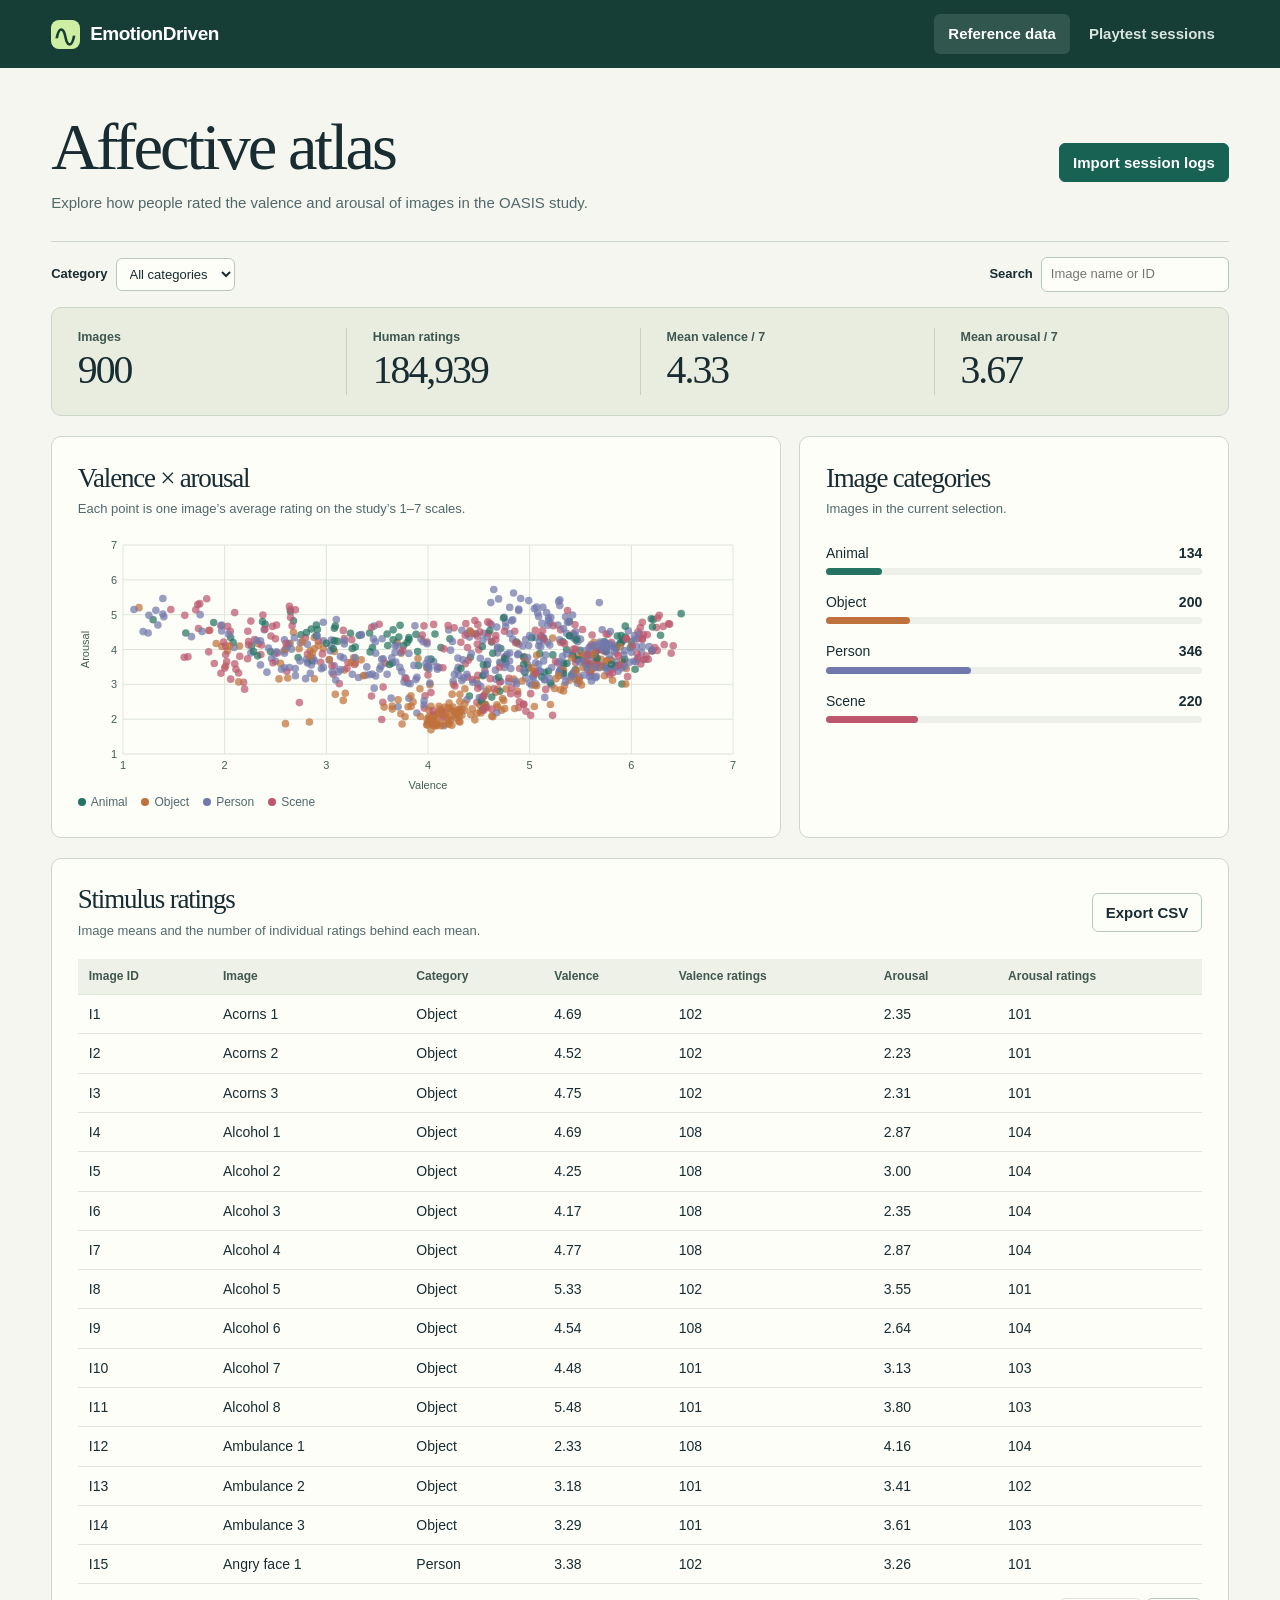
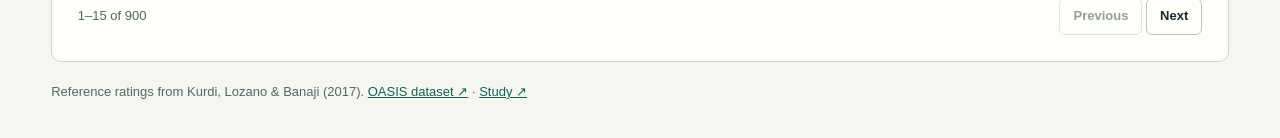
<file: Tools~/dashboard/index.html>
<!doctype html>
<html lang="en">
<head>
<meta charset="utf-8">
<meta name="viewport" content="width=device-width, initial-scale=1">
<title>EmotionDriven · Analytics</title>
<link rel="stylesheet" href="dashboard.css">
</head>
<body>
<header><div class="header-inner"><div class="brand"><span class="brand-mark" aria-hidden="true">∿</span> EmotionDriven</div>
<nav aria-label="Workspace"><button id="reference-tab">Reference data</button><button id="sessions-tab">Playtest sessions</button></nav></div></header>
<main>
<div class="heading"><div><h1 id="title"></h1><p id="description"></p></div>
<label class="button primary" for="files">Import session logs<input id="files" type="file" multiple accept=".jsonl,application/x-ndjson"></label></div>
<p id="notice" role="status" hidden></p>
<section id="empty" class="panel" hidden><h2>No playtest sessions yet</h2><p>Record a session in Unity’s Session Manager, then open its JSONL file here. Imported recordings stay in this browser tab.</p></section>
<div id="analysis">
<div class="filters"><label id="session-field" hidden>Recording <select id="session"></select></label><label><span id="filter-label">Category</span> <select id="filter"></select></label><label id="source-field" hidden>Input source <select id="source"></select></label><label class="search">Search <input id="query" type="search" placeholder="Image name or ID"></label></div>
<p id="metadata" hidden></p>
<section id="metrics" aria-label="Summary metrics"></section>
<div class="panels"><section class="panel chart-panel"><h2 id="chart-title"></h2><p id="chart-caption"></p>
<div class="plot"><canvas id="plot" aria-describedby="chart-caption" role="img"></canvas><output id="tip" hidden></output></div>
<div id="legend" class="legend"></div></section>
<section class="panel"><h2 id="breakdown-title"></h2><p id="breakdown-caption"></p><div id="bars"></div></section></div>
<section class="panel records"><div class="row"><div><h2 id="table-title"></h2><p id="table-caption"></p></div><button id="export">Export CSV</button></div>
<div class="overflow"><table><thead></thead><tbody></tbody></table></div>
<div class="row pager"><span id="range"></span><div><button id="prev">Previous</button> <button id="next">Next</button></div></div></section>
</div>
<footer id="citation">Reference ratings from Kurdi, Lozano &amp; Banaji (2017). <a href="https://osf.io/6pnd7/">OASIS dataset ↗</a> · <a href="https://doi.org/10.3758/s13428-016-0715-3">Study ↗</a></footer>
</main>
<!--recording-->
<script src="oasis.js"></script><script src="sessions.js"></script><script src="dashboard.js"></script>
</body></html>
</file>
<file: Tools~/dashboard/dashboard.css>
:root{color-scheme:light;--ink:#182c31;--muted:#51686b;--paper:#f5f6ef;--line:#cdd6cb;--teal:#176253;--card:#fdfef8}
*{box-sizing:border-box}
body{margin:0;background:var(--paper);color:var(--ink);font:15px/1.45 "Inter","Helvetica Neue",sans-serif}
header{background:#173d37;color:white}
.header-inner,main{max-width:1310px;margin:auto;padding:0 clamp(16px,4vw,60px)}
.header-inner{min-height:68px;display:flex;align-items:center;justify-content:space-between;gap:18px}
.brand{display:flex;align-items:center;gap:10px;font-weight:660;font-size:19px;letter-spacing:-.5px}
.brand-mark{display:grid;place-items:center;background:#cdeea3;color:#173d37;width:29px;height:29px;border-radius:8px;font:32px/1 Georgia,serif}
nav{display:flex;gap:5px}nav button{color:#d8e4dd;background:transparent;border-color:transparent}nav [aria-current="page"]{color:white;background:#31564d}
h1,h2,p{margin:0}h1,h2{font-family:Georgia,"Times New Roman",serif;font-weight:400;letter-spacing:-.045em}h1{font-size:clamp(41px,5.2vw,68px);line-height:1.07}h2{font-size:27px;line-height:1.16}p,footer,.pager{color:var(--muted)}
.heading,.row{display:flex;justify-content:space-between;align-items:center;gap:18px}
.heading{margin:43px 0 27px}.heading p{margin-top:10px;max-width:720px}
button,.button,select,input{font:inherit;border:1px solid #b9c8be;background:var(--card);color:var(--ink);border-radius:6px}
button,.button{padding:8px 13px;font-weight:550;cursor:pointer;white-space:nowrap}button:hover,.button:hover{filter:brightness(.95)}button:disabled{opacity:.45;cursor:default}
:focus-visible,.button:focus-within{outline:3px solid #b48937;outline-offset:2px}
.primary{background:var(--teal);color:white;border-color:var(--teal);position:relative;overflow:hidden}
.primary input{position:absolute;inset:0;opacity:0;width:100%;cursor:pointer}
.filters{display:flex;align-items:center;flex-wrap:wrap;gap:12px 20px;border-top:1px solid var(--line);padding:15px 0}
.filters label{display:flex;align-items:center;gap:8px;font-size:13px;font-weight:600}.filters select,.filters input{padding:7px 9px;max-width:min(300px,70vw);font-weight:400}.search{margin-left:auto}
#metadata,#notice{padding:10px 0}#notice{white-space:pre-line;color:#744316}
#metrics{display:grid;grid-template-columns:repeat(4,1fr);background:#e8eddf;border:1px solid var(--line);border-radius:10px;padding:20px 0}
.metric{padding:0 clamp(10px,2vw,28px);border-left:1px solid #c7d1c2}.metric:first-child{border:0}.metric small{display:block;color:#3e5750;font-weight:550}.metric strong{display:block;font-family:Georgia,serif;font-size:clamp(27px,3.1vw,44px);line-height:1.24;font-weight:400;letter-spacing:-.05em}
.panels{display:grid;grid-template-columns:minmax(0,1.7fr) minmax(240px,1fr);gap:18px;margin:20px 0}
.panel{background:var(--card);border:1px solid var(--line);border-radius:10px;padding:clamp(16px,2vw,26px);min-width:0}
.panel p{font-size:13px;margin-top:6px}.plot{position:relative;height:262px;margin-top:13px}canvas{width:100%;height:100%;display:block}output{position:absolute;pointer-events:none;background:#183d37;color:white;padding:6px 9px;font-size:12px;border-radius:5px;max-width:90%}
.legend{display:flex;flex-wrap:wrap;gap:14px;font-size:12px;color:var(--muted)}.legend span:before{content:"";display:inline-block;width:8px;height:8px;border-radius:50%;background:var(--tone);margin-right:5px}
#bars{margin-top:24px}.bar{margin:17px 0}.bar div{display:flex;justify-content:space-between;gap:10px;font-size:14px}.bar b{font-variant-numeric:tabular-nums}.track{height:7px;border-radius:5px;background:#edf0e8;margin-top:5px}.track i{display:block;height:100%;border-radius:inherit}
.overflow{overflow-x:auto;margin-top:18px}table{width:100%;border-collapse:collapse;white-space:nowrap;text-align:left;font-size:14px}td,th{padding:9px 11px;border-bottom:1px solid #e0e5da}th{background:#edf1e7;color:#41574f;font-size:12px}td{font-variant-numeric:tabular-nums}.pager{margin-top:14px;font-size:13px}footer{margin:21px 0 36px;font-size:13px}a{color:var(--teal)}[hidden]{display:none!important}
@media(max-width:760px){.header-inner{flex-wrap:wrap;padding-top:12px;padding-bottom:12px;gap:8px}.heading{align-items:flex-start;flex-direction:column;margin:24px 0 18px}.panels{grid-template-columns:1fr}.search{margin:0}#metrics{grid-template-columns:1fr 1fr;gap:13px 0}.metric:nth-child(3){border:0}.filters label{flex-wrap:wrap}.row{align-items:flex-start}.plot{height:230px}}
</file>
